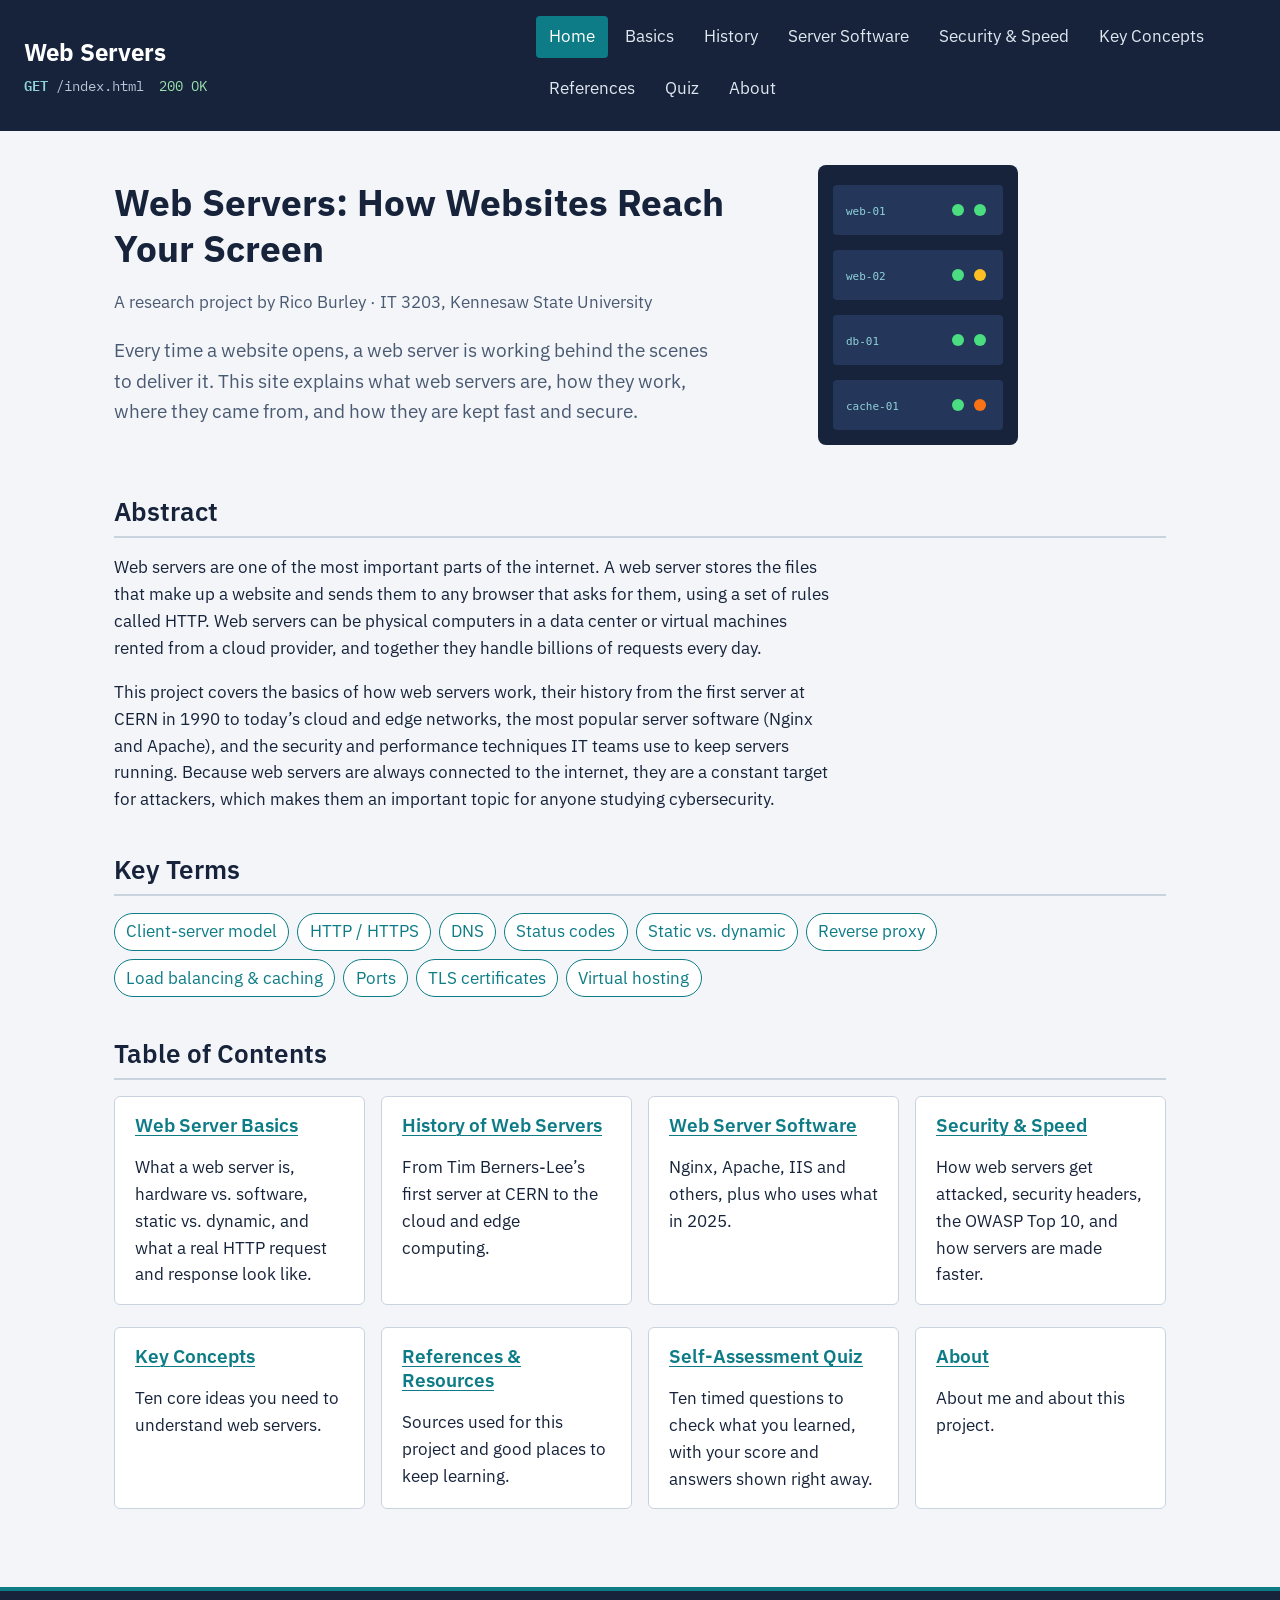
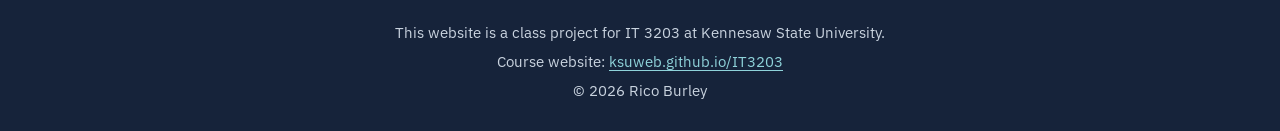
<file: index.html>
<!DOCTYPE html>
<!--
  index.html - Home
  Web Servers class project (IT 3203, Milestones 1&ndash;2) by Rico Burley.
  The header, main menu and footer are the same on every page.
-->
<html lang="en">
<head>
  <meta charset="utf-8">
  <meta name="viewport" content="width=device-width, initial-scale=1">
  <meta name="description" content="A student research site about web servers: what they are, how they work, their history, and how they are secured.">
  <title>Home | Web Servers</title>
  <!-- IBM Plex font from Google Fonts (falls back to system fonts if it can't load) -->
  <link rel="preconnect" href="https://fonts.googleapis.com">
  <link rel="preconnect" href="https://fonts.gstatic.com" crossorigin>
  <link href="https://fonts.googleapis.com/css2?family=IBM+Plex+Mono:wght@400;600&amp;family=IBM+Plex+Sans:wght@400;600;700&amp;display=swap" rel="stylesheet">
  <!-- The one and only stylesheet for the whole site -->
  <link rel="stylesheet" href="css/styles.css">
</head>
<body>

  <!-- Skip link: lets keyboard users jump past the menu (visible only on focus) -->
  <a class="skip-link" href="#content">Skip to main content</a>

  <!-- ===== Site header: title + main menu (same on every page) ===== -->
  <header id="site-header">
    <div class="brand">
      <a class="site-title" href="index.html">Web Servers</a>
      <!-- Shows the HTTP request a browser would send for this page -->
      <p class="request-line"><span class="method">GET</span> /index.html <span class="status">200 OK</span></p>
    </div>
    <nav id="main-nav" aria-label="Main menu">
      <ul>
        <li><a href="index.html" class="current" aria-current="page">Home</a></li>
        <li><a href="basics.html">Basics</a></li>
        <li><a href="history.html">History</a></li>
        <li><a href="software.html">Server Software</a></li>
        <li><a href="security.html">Security &amp; Speed</a></li>
        <li><a href="concepts.html">Key Concepts</a></li>
        <li><a href="references.html">References</a></li>
        <li><a href="quiz.html">Quiz</a></li>
        <li><a href="about.html">About</a></li>
      </ul>
    </nav>
  </header>

  <!-- ===== Main content for this page ===== -->
  <main id="content">

    <!-- Cover: title, author and illustration side by side (CSS grid .hero) -->
    <section class="hero">
      <div>
        <h1>Web Servers: How Websites Reach Your Screen</h1>
        <p class="byline">A research project by Rico Burley &middot; IT 3203, Kennesaw State University</p>
        <p class="lead">Every time a website opens, a web server is working behind the scenes to deliver it. This site explains what web servers are, how they work, where they came from, and how they are kept fast and secure.</p>
      </div>
      <img src="images/server-rack.svg" alt="Illustration of a server rack with green, yellow and orange status lights" width="320" height="300">
    </section>

    <!-- Abstract -->
    <section>
      <h2>Abstract</h2>
      <p>Web servers are one of the most important parts of the internet. A web server stores the files that make up a website and sends them to any browser that asks for them, using a set of rules called HTTP. Web servers can be physical computers in a data center or virtual machines rented from a cloud provider, and together they handle billions of requests every day.</p>
      <p>This project covers the basics of how web servers work, their history from the first server at CERN in 1990 to today&rsquo;s cloud and edge networks, the most popular server software (Nginx and Apache), and the security and performance techniques IT teams use to keep servers running. Because web servers are always connected to the internet, they are a constant target for attackers, which makes them an important topic for anyone studying cybersecurity.</p>
    </section>

    <!-- Key terms: each links to its explanation on the Key Concepts page -->
    <section>
      <h2>Key Terms</h2>
      <ul class="term-list">
        <li><a href="concepts.html#client-server">Client-server model</a></li>
        <li><a href="concepts.html#http">HTTP / HTTPS</a></li>
        <li><a href="concepts.html#dns">DNS</a></li>
        <li><a href="concepts.html#status-codes">Status codes</a></li>
        <li><a href="concepts.html#static-dynamic">Static vs. dynamic</a></li>
        <li><a href="concepts.html#reverse-proxy">Reverse proxy</a></li>
        <li><a href="concepts.html#scaling">Load balancing &amp; caching</a></li>
        <li><a href="concepts.html#ports">Ports</a></li>
        <li><a href="concepts.html#tls">TLS certificates</a></li>
        <li><a href="concepts.html#virtual-hosting">Virtual hosting</a></li>
      </ul>
    </section>

    <!-- Table of contents: a card for each page (CSS grid .card-grid) -->
    <section>
      <h2>Table of Contents</h2>
      <ol class="card-grid">
        <li class="card">
          <h3><a href="basics.html">Web Server Basics</a></h3>
          <p>What a web server is, hardware vs. software, static vs. dynamic, and what a real HTTP request and response look like.</p>
        </li>
        <li class="card">
          <h3><a href="history.html">History of Web Servers</a></h3>
          <p>From Tim Berners-Lee&rsquo;s first server at CERN to the cloud and edge computing.</p>
        </li>
        <li class="card">
          <h3><a href="software.html">Web Server Software</a></h3>
          <p>Nginx, Apache, IIS and others, plus who uses what in 2025.</p>
        </li>
        <li class="card">
          <h3><a href="security.html">Security &amp; Speed</a></h3>
          <p>How web servers get attacked, security headers, the OWASP Top 10, and how servers are made faster.</p>
        </li>
        <li class="card">
          <h3><a href="concepts.html">Key Concepts</a></h3>
          <p>Ten core ideas you need to understand web servers.</p>
        </li>
        <li class="card">
          <h3><a href="references.html">References &amp; Resources</a></h3>
          <p>Sources used for this project and good places to keep learning.</p>
        </li>
        <li class="card">
          <h3><a href="quiz.html">Self-Assessment Quiz</a></h3>
          <p>Ten timed questions to check what you learned, with your score and answers shown right away.</p>
        </li>
        <li class="card">
          <h3><a href="about.html">About</a></h3>
          <p>About me and about this project.</p>
        </li>
      </ol>
    </section>
  </main>

  <!-- ===== Footer with the class project note (same on every page) ===== -->
  <footer id="site-footer">
    <p>This website is a class project for IT 3203 at Kennesaw State University.</p>
    <p>Course website: <a href="https://ksuweb.github.io/IT3203/">ksuweb.github.io/IT3203</a></p>
    <p>&copy; 2026 Rico Burley</p>
  </footer>

</body>
</html>
</file>
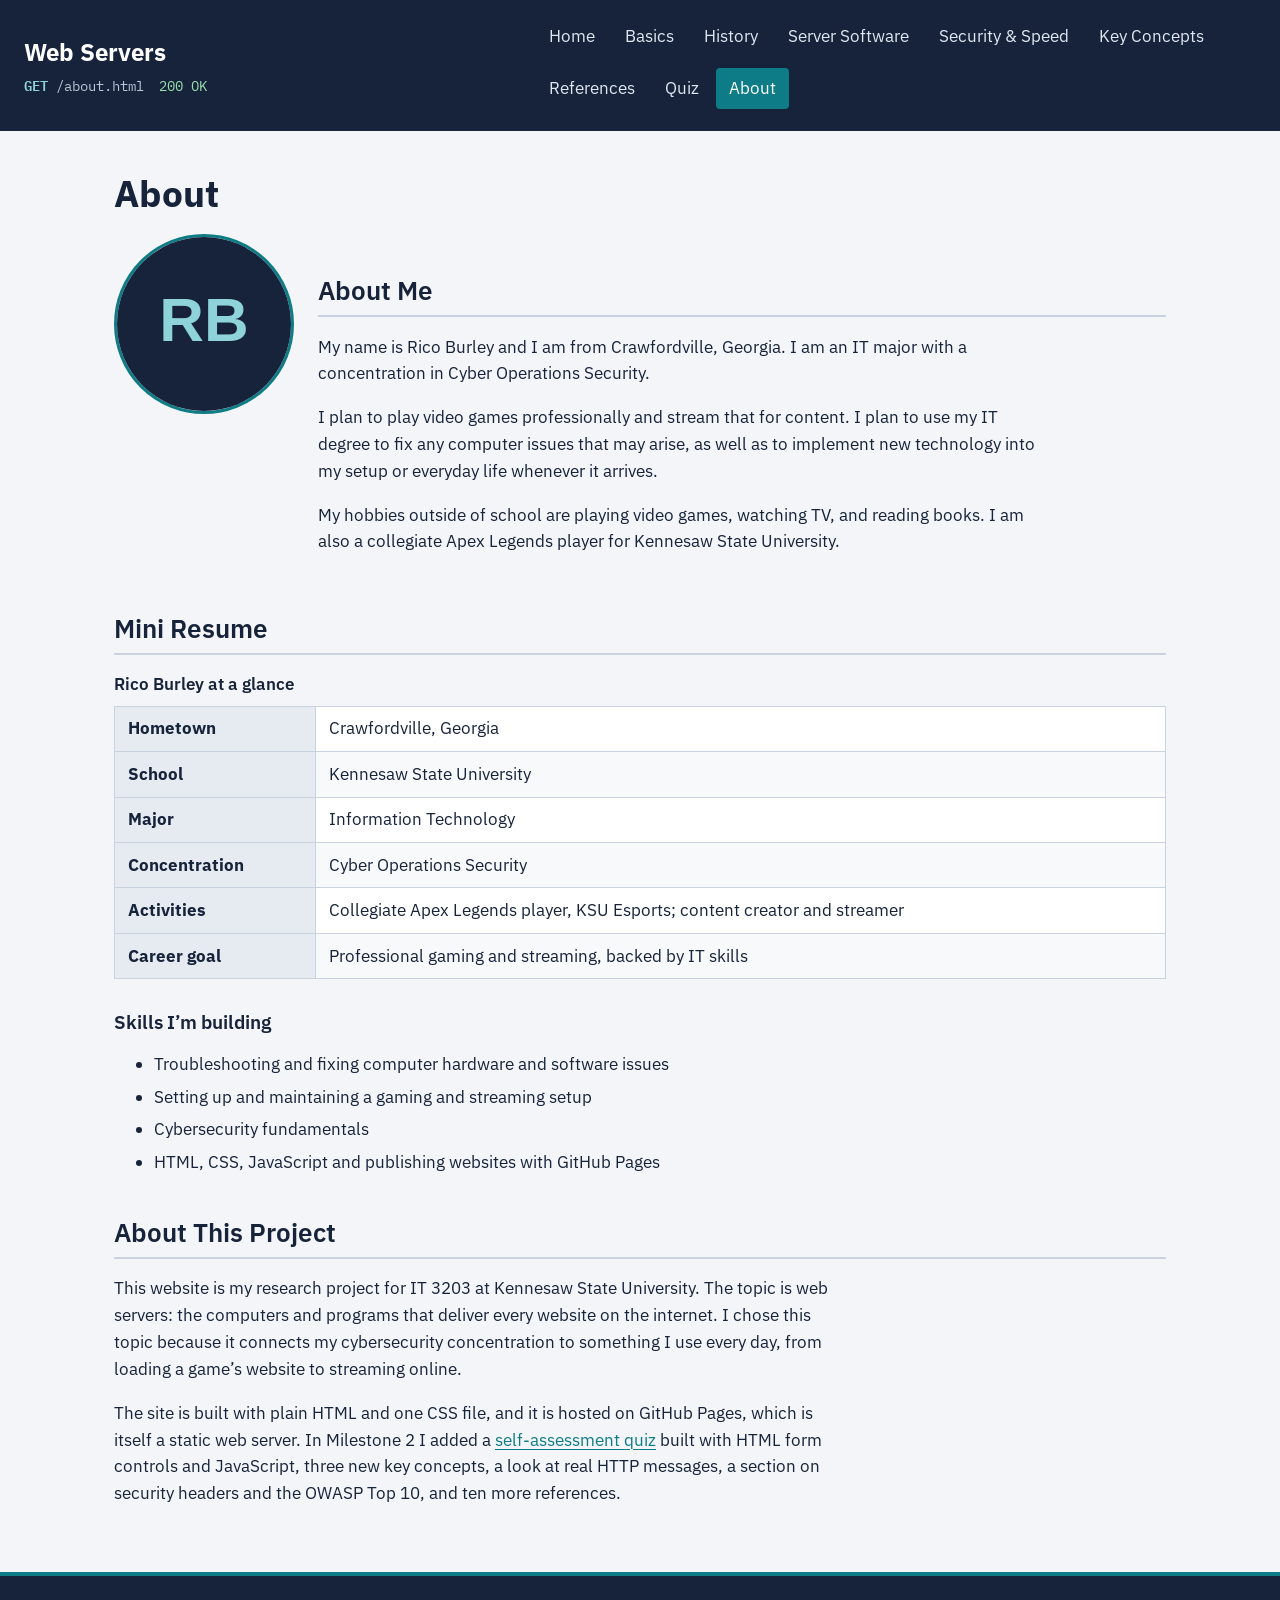
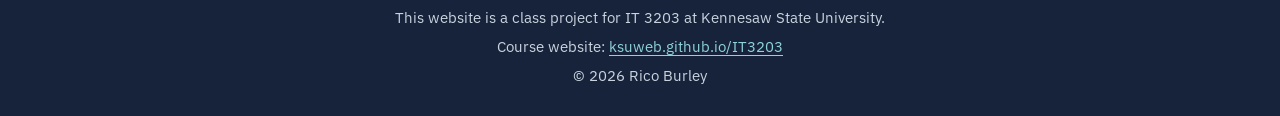
<file: about.html>
<!DOCTYPE html>
<!--
  about.html - About
  Web Servers class project (IT 3203, Milestones 1&ndash;2) by Rico Burley.
  The header, main menu and footer are the same on every page.
-->
<html lang="en">
<head>
  <meta charset="utf-8">
  <meta name="viewport" content="width=device-width, initial-scale=1">
  <meta name="description" content="About Rico Burley and the web servers project.">
  <title>About | Web Servers</title>
  <!-- IBM Plex font from Google Fonts (falls back to system fonts if it can't load) -->
  <link rel="preconnect" href="https://fonts.googleapis.com">
  <link rel="preconnect" href="https://fonts.gstatic.com" crossorigin>
  <link href="https://fonts.googleapis.com/css2?family=IBM+Plex+Mono:wght@400;600&amp;family=IBM+Plex+Sans:wght@400;600;700&amp;display=swap" rel="stylesheet">
  <!-- The one and only stylesheet for the whole site -->
  <link rel="stylesheet" href="css/styles.css">
</head>
<body>

  <!-- Skip link: lets keyboard users jump past the menu (visible only on focus) -->
  <a class="skip-link" href="#content">Skip to main content</a>

  <!-- ===== Site header: title + main menu (same on every page) ===== -->
  <header id="site-header">
    <div class="brand">
      <a class="site-title" href="index.html">Web Servers</a>
      <!-- Shows the HTTP request a browser would send for this page -->
      <p class="request-line"><span class="method">GET</span> /about.html <span class="status">200 OK</span></p>
    </div>
    <nav id="main-nav" aria-label="Main menu">
      <ul>
        <li><a href="index.html">Home</a></li>
        <li><a href="basics.html">Basics</a></li>
        <li><a href="history.html">History</a></li>
        <li><a href="software.html">Server Software</a></li>
        <li><a href="security.html">Security &amp; Speed</a></li>
        <li><a href="concepts.html">Key Concepts</a></li>
        <li><a href="references.html">References</a></li>
        <li><a href="quiz.html">Quiz</a></li>
        <li><a href="about.html" class="current" aria-current="page">About</a></li>
      </ul>
    </nav>
  </header>

  <!-- ===== Main content for this page ===== -->
  <main id="content">

    <h1>About</h1>

    <!-- About me: photo on the left, text on the right (CSS grid .profile) -->
    <section class="profile">
      <!-- Placeholder image: replace images/profile.svg with your own photo if you like -->
      <img src="images/profile.svg" alt="Profile placeholder with the initials RB" width="180" height="180">
      <div>
        <h2>About Me</h2>
        <p>My name is Rico Burley and I am from Crawfordville, Georgia. I am an IT major with a concentration in Cyber Operations Security.</p>
        <p>I plan to play video games professionally and stream that for content. I plan to use my IT degree to fix any computer issues that may arise, as well as to implement new technology into my setup or everyday life whenever it arrives.</p>
        <p>My hobbies outside of school are playing video games, watching TV, and reading books. I am also a collegiate Apex Legends player for Kennesaw State University.</p>
      </div>
    </section>

    <section>
      <h2>Mini Resume</h2>
      <div class="table-wrap">
        <table>
          <caption>Rico Burley at a glance</caption>
          <tbody>
            <tr><th scope="row">Hometown</th><td>Crawfordville, Georgia</td></tr>
            <tr><th scope="row">School</th><td>Kennesaw State University</td></tr>
            <tr><th scope="row">Major</th><td>Information Technology</td></tr>
            <tr><th scope="row">Concentration</th><td>Cyber Operations Security</td></tr>
            <tr><th scope="row">Activities</th><td>Collegiate Apex Legends player, KSU Esports; content creator and streamer</td></tr>
            <tr><th scope="row">Career goal</th><td>Professional gaming and streaming, backed by IT skills</td></tr>
          </tbody>
        </table>
      </div>
      <h3>Skills I&rsquo;m building</h3>
      <ul>
        <li>Troubleshooting and fixing computer hardware and software issues</li>
        <li>Setting up and maintaining a gaming and streaming setup</li>
        <li>Cybersecurity fundamentals</li>
        <li>HTML, CSS, JavaScript and publishing websites with GitHub Pages</li>
      </ul>
    </section>

    <section>
      <h2>About This Project</h2>
      <p>This website is my research project for IT 3203 at Kennesaw State University. The topic is web servers: the computers and programs that deliver every website on the internet. I chose this topic because it connects my cybersecurity concentration to something I use every day, from loading a game&rsquo;s website to streaming online.</p>
      <p>The site is built with plain HTML and one CSS file, and it is hosted on GitHub Pages, which is itself a static web server. In Milestone 2 I added a <a href="quiz.html">self-assessment quiz</a> built with HTML form controls and JavaScript, three new key concepts, a look at real HTTP messages, a section on security headers and the OWASP Top 10, and ten more references.</p>
    </section>
  </main>

  <!-- ===== Footer with the class project note (same on every page) ===== -->
  <footer id="site-footer">
    <p>This website is a class project for IT 3203 at Kennesaw State University.</p>
    <p>Course website: <a href="https://ksuweb.github.io/IT3203/">ksuweb.github.io/IT3203</a></p>
    <p>&copy; 2026 Rico Burley</p>
  </footer>

</body>
</html>
</file>
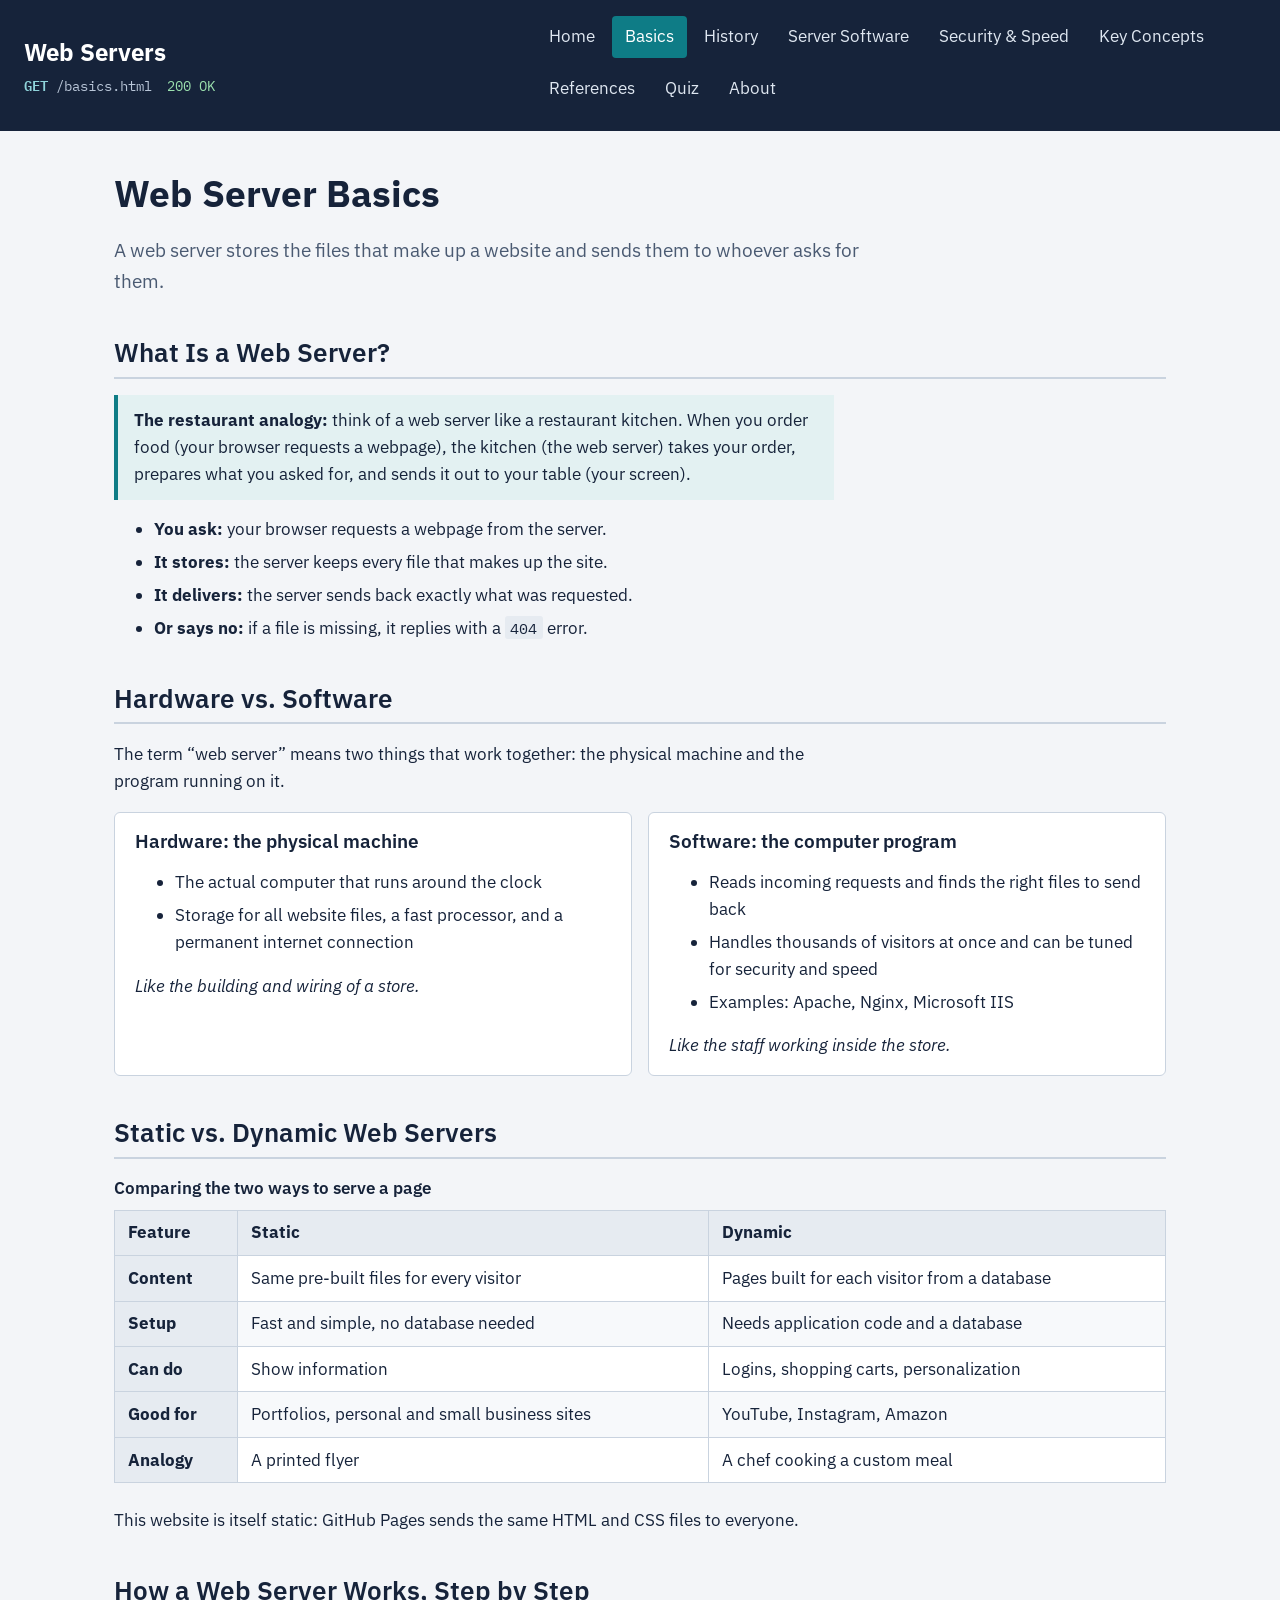
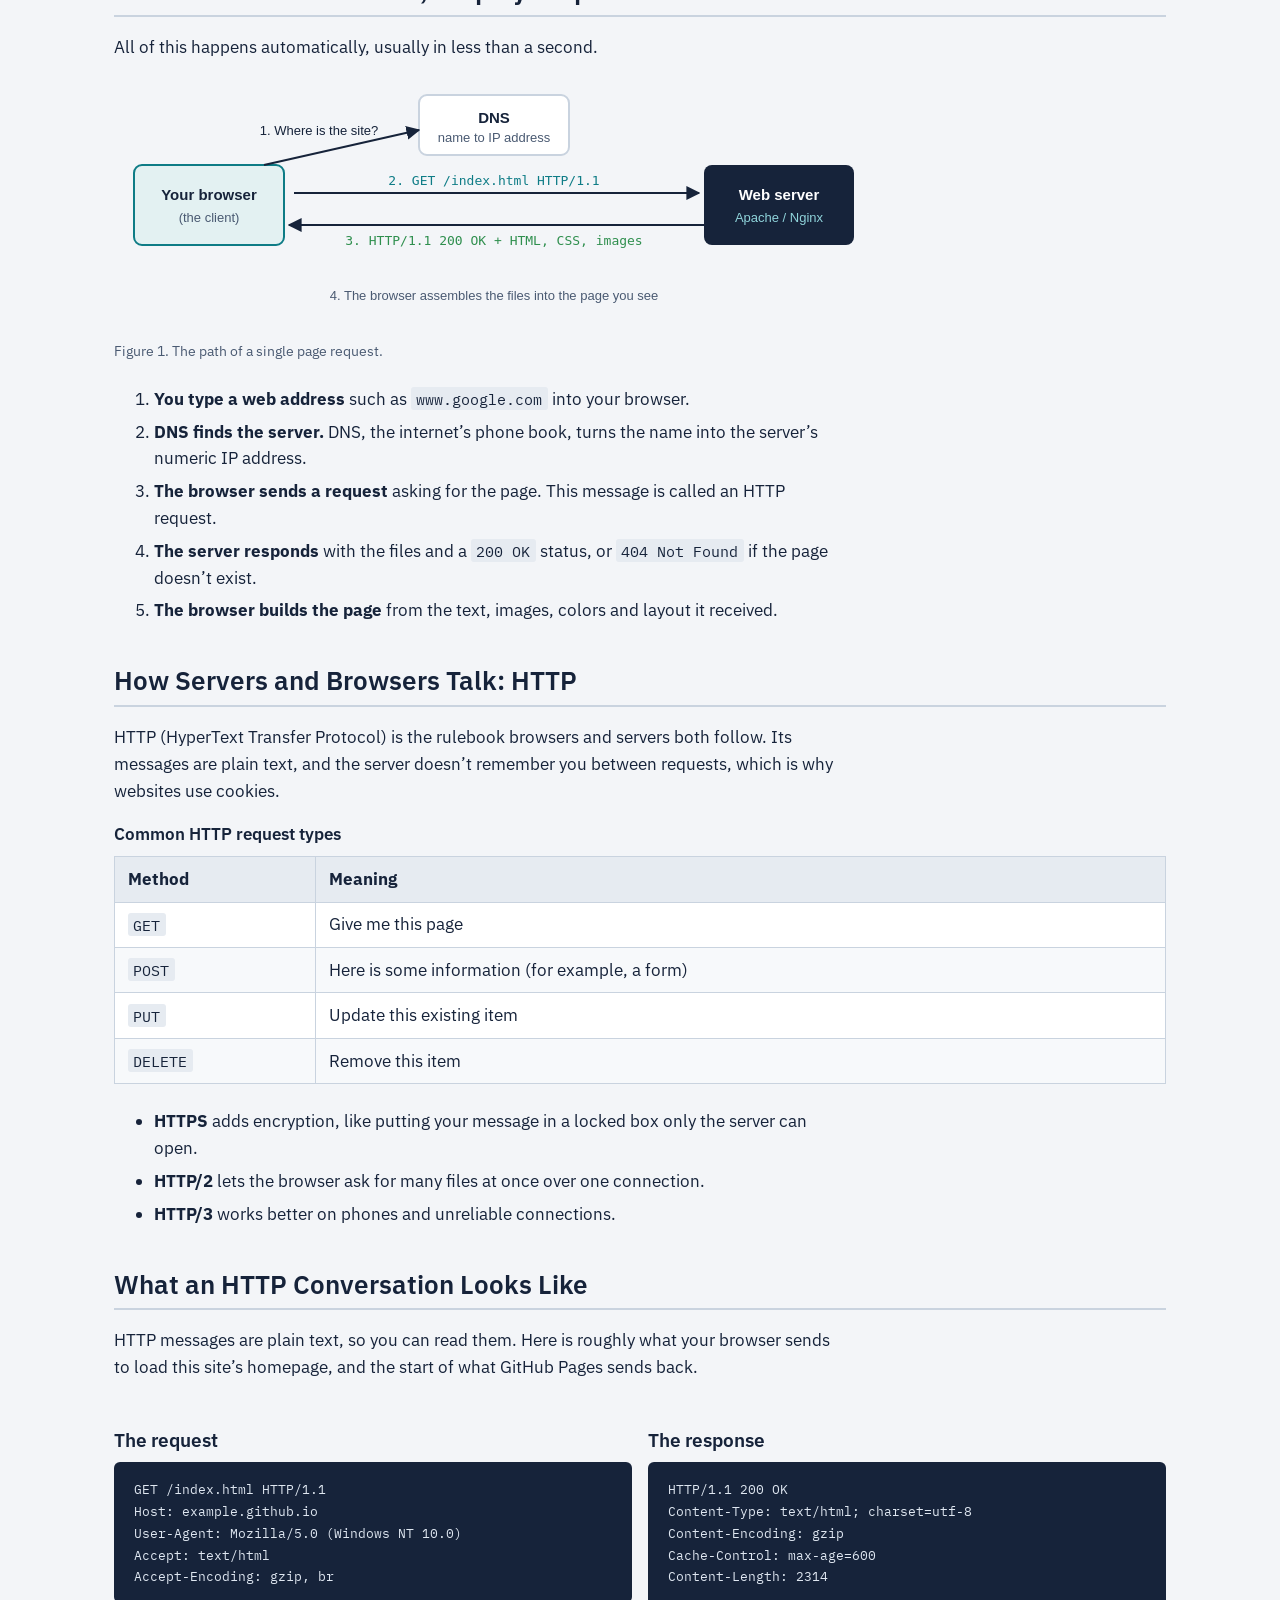
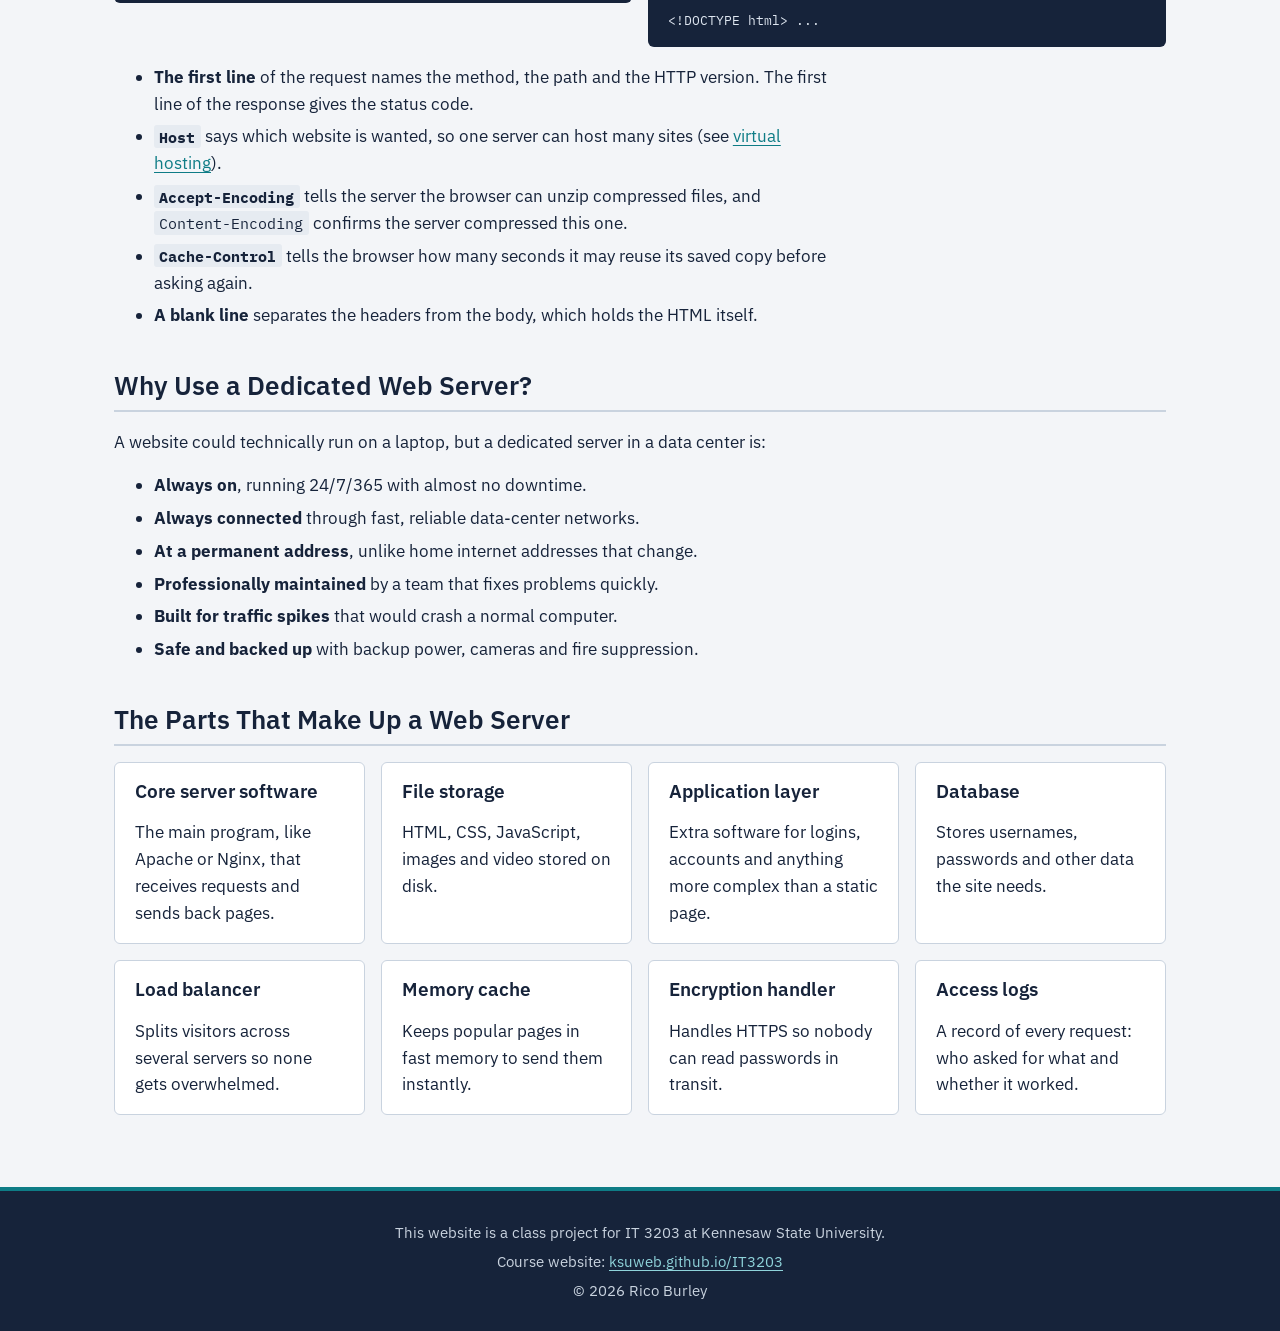
<file: basics.html>
<!DOCTYPE html>
<!--
  basics.html - Web Server Basics
  Web Servers class project (IT 3203, Milestones 1&ndash;2) by Rico Burley.
  The header, main menu and footer are the same on every page.
-->
<html lang="en">
<head>
  <meta charset="utf-8">
  <meta name="viewport" content="width=device-width, initial-scale=1">
  <meta name="description" content="What a web server is, hardware vs. software, static vs. dynamic servers, and how a page request works.">
  <title>Web Server Basics | Web Servers</title>
  <!-- IBM Plex font from Google Fonts (falls back to system fonts if it can't load) -->
  <link rel="preconnect" href="https://fonts.googleapis.com">
  <link rel="preconnect" href="https://fonts.gstatic.com" crossorigin>
  <link href="https://fonts.googleapis.com/css2?family=IBM+Plex+Mono:wght@400;600&amp;family=IBM+Plex+Sans:wght@400;600;700&amp;display=swap" rel="stylesheet">
  <!-- The one and only stylesheet for the whole site -->
  <link rel="stylesheet" href="css/styles.css">
</head>
<body>

  <!-- Skip link: lets keyboard users jump past the menu (visible only on focus) -->
  <a class="skip-link" href="#content">Skip to main content</a>

  <!-- ===== Site header: title + main menu (same on every page) ===== -->
  <header id="site-header">
    <div class="brand">
      <a class="site-title" href="index.html">Web Servers</a>
      <!-- Shows the HTTP request a browser would send for this page -->
      <p class="request-line"><span class="method">GET</span> /basics.html <span class="status">200 OK</span></p>
    </div>
    <nav id="main-nav" aria-label="Main menu">
      <ul>
        <li><a href="index.html">Home</a></li>
        <li><a href="basics.html" class="current" aria-current="page">Basics</a></li>
        <li><a href="history.html">History</a></li>
        <li><a href="software.html">Server Software</a></li>
        <li><a href="security.html">Security &amp; Speed</a></li>
        <li><a href="concepts.html">Key Concepts</a></li>
        <li><a href="references.html">References</a></li>
        <li><a href="quiz.html">Quiz</a></li>
        <li><a href="about.html">About</a></li>
      </ul>
    </nav>
  </header>

  <!-- ===== Main content for this page ===== -->
  <main id="content">

    <h1>Web Server Basics</h1>
    <p class="lead">A web server stores the files that make up a website and sends them to whoever asks for them.</p>

    <section>
      <h2>What Is a Web Server?</h2>
      <p class="note"><strong>The restaurant analogy:</strong> think of a web server like a restaurant kitchen. When you order food (your browser requests a webpage), the kitchen (the web server) takes your order, prepares what you asked for, and sends it out to your table (your screen).</p>
      <ul>
        <li><strong>You ask:</strong> your browser requests a webpage from the server.</li>
        <li><strong>It stores:</strong> the server keeps every file that makes up the site.</li>
        <li><strong>It delivers:</strong> the server sends back exactly what was requested.</li>
        <li><strong>Or says no:</strong> if a file is missing, it replies with a <code>404</code> error.</li>
      </ul>
    </section>

    <!-- Two-column comparison using the .split grid -->
    <section>
      <h2>Hardware vs. Software</h2>
      <p>The term &ldquo;web server&rdquo; means two things that work together: the physical machine and the program running on it.</p>
      <div class="split">
        <div class="card">
          <h3>Hardware: the physical machine</h3>
          <ul>
            <li>The actual computer that runs around the clock</li>
            <li>Storage for all website files, a fast processor, and a permanent internet connection</li>
          </ul>
          <p><em>Like the building and wiring of a store.</em></p>
        </div>
        <div class="card">
          <h3>Software: the computer program</h3>
          <ul>
            <li>Reads incoming requests and finds the right files to send back</li>
            <li>Handles thousands of visitors at once and can be tuned for security and speed</li>
            <li>Examples: Apache, Nginx, Microsoft IIS</li>
          </ul>
          <p><em>Like the staff working inside the store.</em></p>
        </div>
      </div>
    </section>

    <section>
      <h2>Static vs. Dynamic Web Servers</h2>
      <div class="table-wrap">
        <table>
          <caption>Comparing the two ways to serve a page</caption>
          <thead>
            <tr><th scope="col">Feature</th><th scope="col">Static</th><th scope="col">Dynamic</th></tr>
          </thead>
          <tbody>
            <tr><th scope="row">Content</th><td>Same pre-built files for every visitor</td><td>Pages built for each visitor from a database</td></tr>
            <tr><th scope="row">Setup</th><td>Fast and simple, no database needed</td><td>Needs application code and a database</td></tr>
            <tr><th scope="row">Can do</th><td>Show information</td><td>Logins, shopping carts, personalization</td></tr>
            <tr><th scope="row">Good for</th><td>Portfolios, personal and small business sites</td><td>YouTube, Instagram, Amazon</td></tr>
            <tr><th scope="row">Analogy</th><td>A printed flyer</td><td>A chef cooking a custom meal</td></tr>
          </tbody>
        </table>
      </div>
      <p>This website is itself static: GitHub Pages sends the same HTML and CSS files to everyone.</p>
    </section>

    <section>
      <h2>How a Web Server Works, Step by Step</h2>
      <p>All of this happens automatically, usually in less than a second.</p>
      <figure>
        <img src="images/request-flow.svg" alt="Diagram: the browser asks DNS where the site is, sends GET /index.html to the web server, and receives 200 OK with the page files" width="760" height="240">
        <figcaption>Figure 1. The path of a single page request.</figcaption>
      </figure>
      <ol>
        <li><strong>You type a web address</strong> such as <code>www.google.com</code> into your browser.</li>
        <li><strong>DNS finds the server.</strong> DNS, the internet&rsquo;s phone book, turns the name into the server&rsquo;s numeric IP address.</li>
        <li><strong>The browser sends a request</strong> asking for the page. This message is called an HTTP request.</li>
        <li><strong>The server responds</strong> with the files and a <code>200 OK</code> status, or <code>404 Not Found</code> if the page doesn&rsquo;t exist.</li>
        <li><strong>The browser builds the page</strong> from the text, images, colors and layout it received.</li>
      </ol>
    </section>

    <section>
      <h2>How Servers and Browsers Talk: HTTP</h2>
      <p>HTTP (HyperText Transfer Protocol) is the rulebook browsers and servers both follow. Its messages are plain text, and the server doesn&rsquo;t remember you between requests, which is why websites use cookies.</p>
      <div class="table-wrap">
        <table>
          <caption>Common HTTP request types</caption>
          <thead>
            <tr><th scope="col">Method</th><th scope="col">Meaning</th></tr>
          </thead>
          <tbody>
            <tr><td><code>GET</code></td><td>Give me this page</td></tr>
            <tr><td><code>POST</code></td><td>Here is some information (for example, a form)</td></tr>
            <tr><td><code>PUT</code></td><td>Update this existing item</td></tr>
            <tr><td><code>DELETE</code></td><td>Remove this item</td></tr>
          </tbody>
        </table>
      </div>
      <ul>
        <li><strong>HTTPS</strong> adds encryption, like putting your message in a locked box only the server can open.</li>
        <li><strong>HTTP/2</strong> lets the browser ask for many files at once over one connection.</li>
        <li><strong>HTTP/3</strong> works better on phones and unreliable connections.</li>
      </ul>
    </section>

    <!-- Milestone 2: a real request and response, side by side -->
    <section>
      <h2>What an HTTP Conversation Looks Like</h2>
      <p>HTTP messages are plain text, so you can read them. Here is roughly what your browser sends to load this site&rsquo;s homepage, and the start of what GitHub Pages sends back.</p>
      <div class="split">
        <div>
          <h3>The request</h3>
<pre><code>GET /index.html HTTP/1.1
Host: example.github.io
User-Agent: Mozilla/5.0 (Windows NT 10.0)
Accept: text/html
Accept-Encoding: gzip, br</code></pre>
        </div>
        <div>
          <h3>The response</h3>
<pre><code>HTTP/1.1 200 OK
Content-Type: text/html; charset=utf-8
Content-Encoding: gzip
Cache-Control: max-age=600
Content-Length: 2314

&lt;!DOCTYPE html&gt; ...</code></pre>
        </div>
      </div>
      <ul>
        <li><strong>The first line</strong> of the request names the method, the path and the HTTP version. The first line of the response gives the status code.</li>
        <li><strong><code>Host</code></strong> says which website is wanted, so one server can host many sites (see <a href="concepts.html#virtual-hosting">virtual hosting</a>).</li>
        <li><strong><code>Accept-Encoding</code></strong> tells the server the browser can unzip compressed files, and <code>Content-Encoding</code> confirms the server compressed this one.</li>
        <li><strong><code>Cache-Control</code></strong> tells the browser how many seconds it may reuse its saved copy before asking again.</li>
        <li><strong>A blank line</strong> separates the headers from the body, which holds the HTML itself.</li>
      </ul>
    </section>

    <section>
      <h2>Why Use a Dedicated Web Server?</h2>
      <p>A website could technically run on a laptop, but a dedicated server in a data center is:</p>
      <ul>
        <li><strong>Always on</strong>, running 24/7/365 with almost no downtime.</li>
        <li><strong>Always connected</strong> through fast, reliable data-center networks.</li>
        <li><strong>At a permanent address</strong>, unlike home internet addresses that change.</li>
        <li><strong>Professionally maintained</strong> by a team that fixes problems quickly.</li>
        <li><strong>Built for traffic spikes</strong> that would crash a normal computer.</li>
        <li><strong>Safe and backed up</strong> with backup power, cameras and fire suppression.</li>
      </ul>
    </section>

    <section>
      <h2>The Parts That Make Up a Web Server</h2>
      <div class="card-grid">
        <div class="card"><h3>Core server software</h3><p>The main program, like Apache or Nginx, that receives requests and sends back pages.</p></div>
        <div class="card"><h3>File storage</h3><p>HTML, CSS, JavaScript, images and video stored on disk.</p></div>
        <div class="card"><h3>Application layer</h3><p>Extra software for logins, accounts and anything more complex than a static page.</p></div>
        <div class="card"><h3>Database</h3><p>Stores usernames, passwords and other data the site needs.</p></div>
        <div class="card"><h3>Load balancer</h3><p>Splits visitors across several servers so none gets overwhelmed.</p></div>
        <div class="card"><h3>Memory cache</h3><p>Keeps popular pages in fast memory to send them instantly.</p></div>
        <div class="card"><h3>Encryption handler</h3><p>Handles HTTPS so nobody can read passwords in transit.</p></div>
        <div class="card"><h3>Access logs</h3><p>A record of every request: who asked for what and whether it worked.</p></div>
      </div>
    </section>
  </main>

  <!-- ===== Footer with the class project note (same on every page) ===== -->
  <footer id="site-footer">
    <p>This website is a class project for IT 3203 at Kennesaw State University.</p>
    <p>Course website: <a href="https://ksuweb.github.io/IT3203/">ksuweb.github.io/IT3203</a></p>
    <p>&copy; 2026 Rico Burley</p>
  </footer>

</body>
</html>
</file>
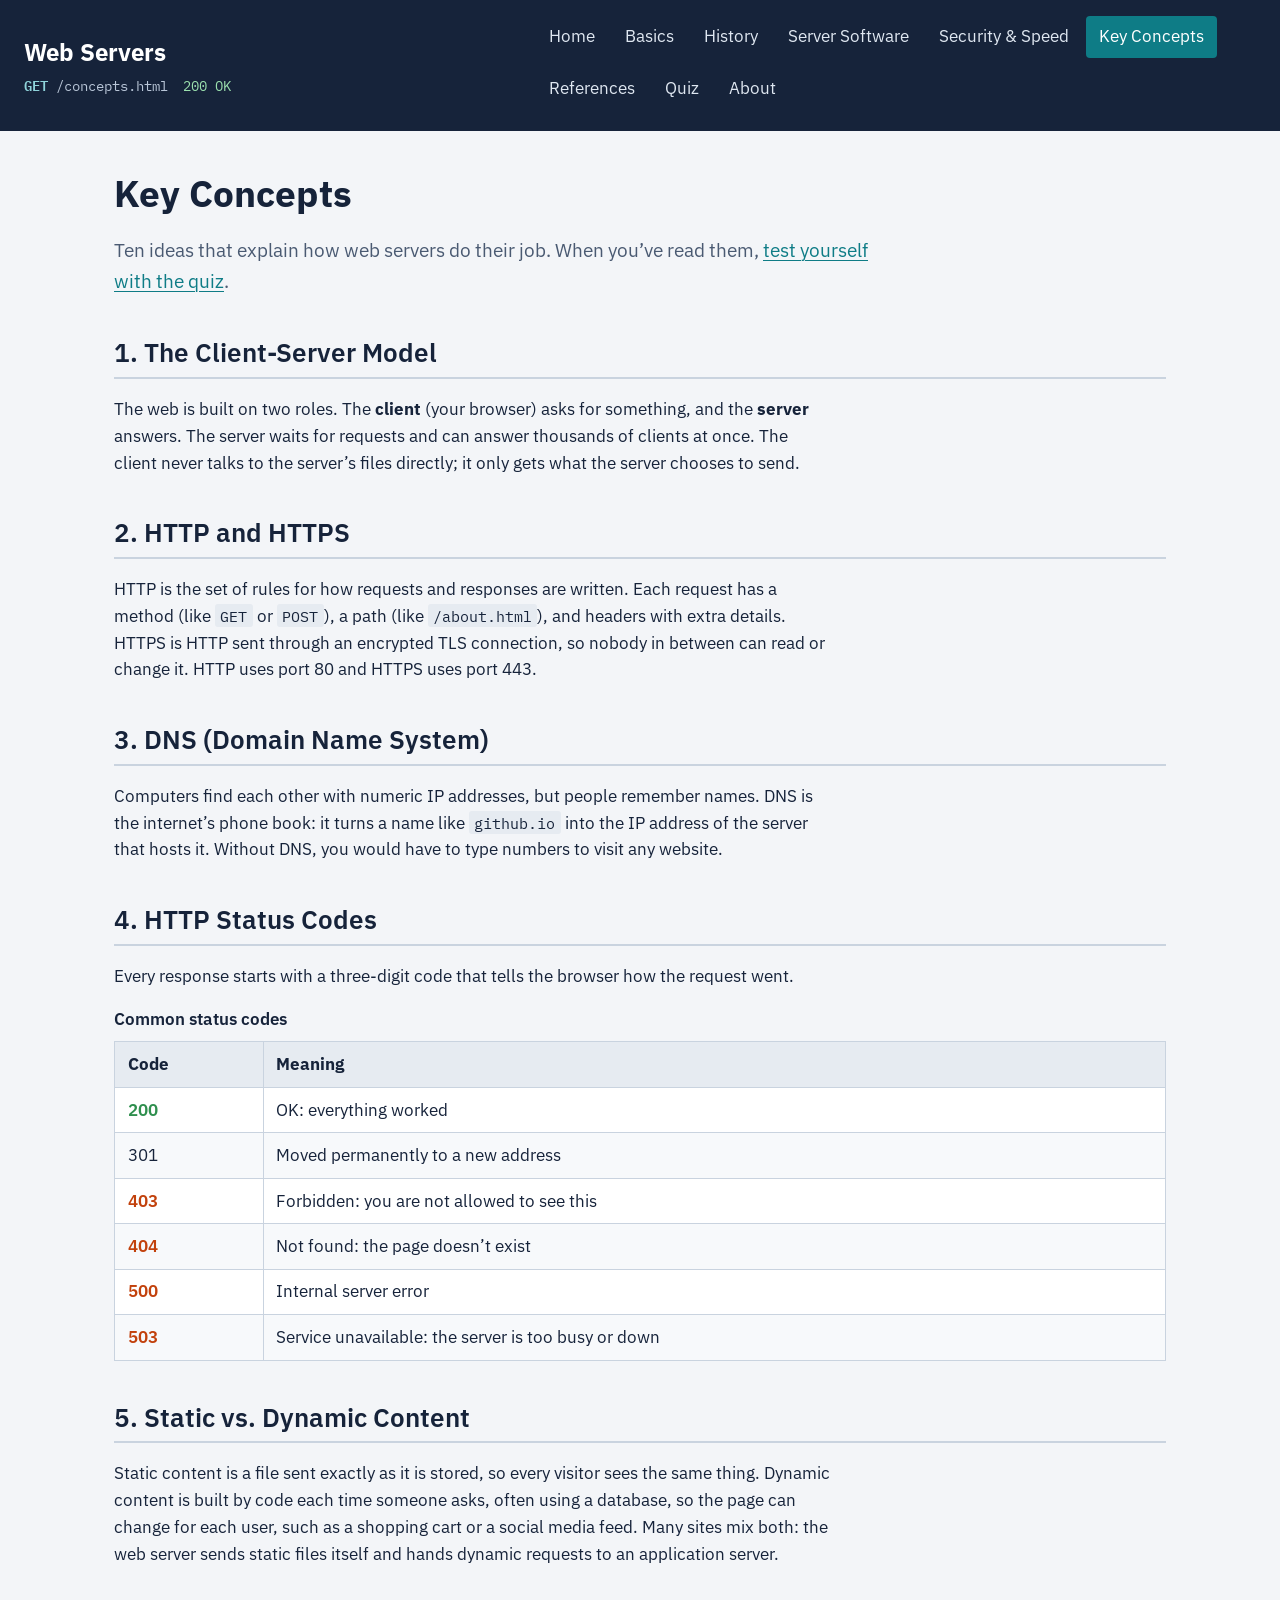
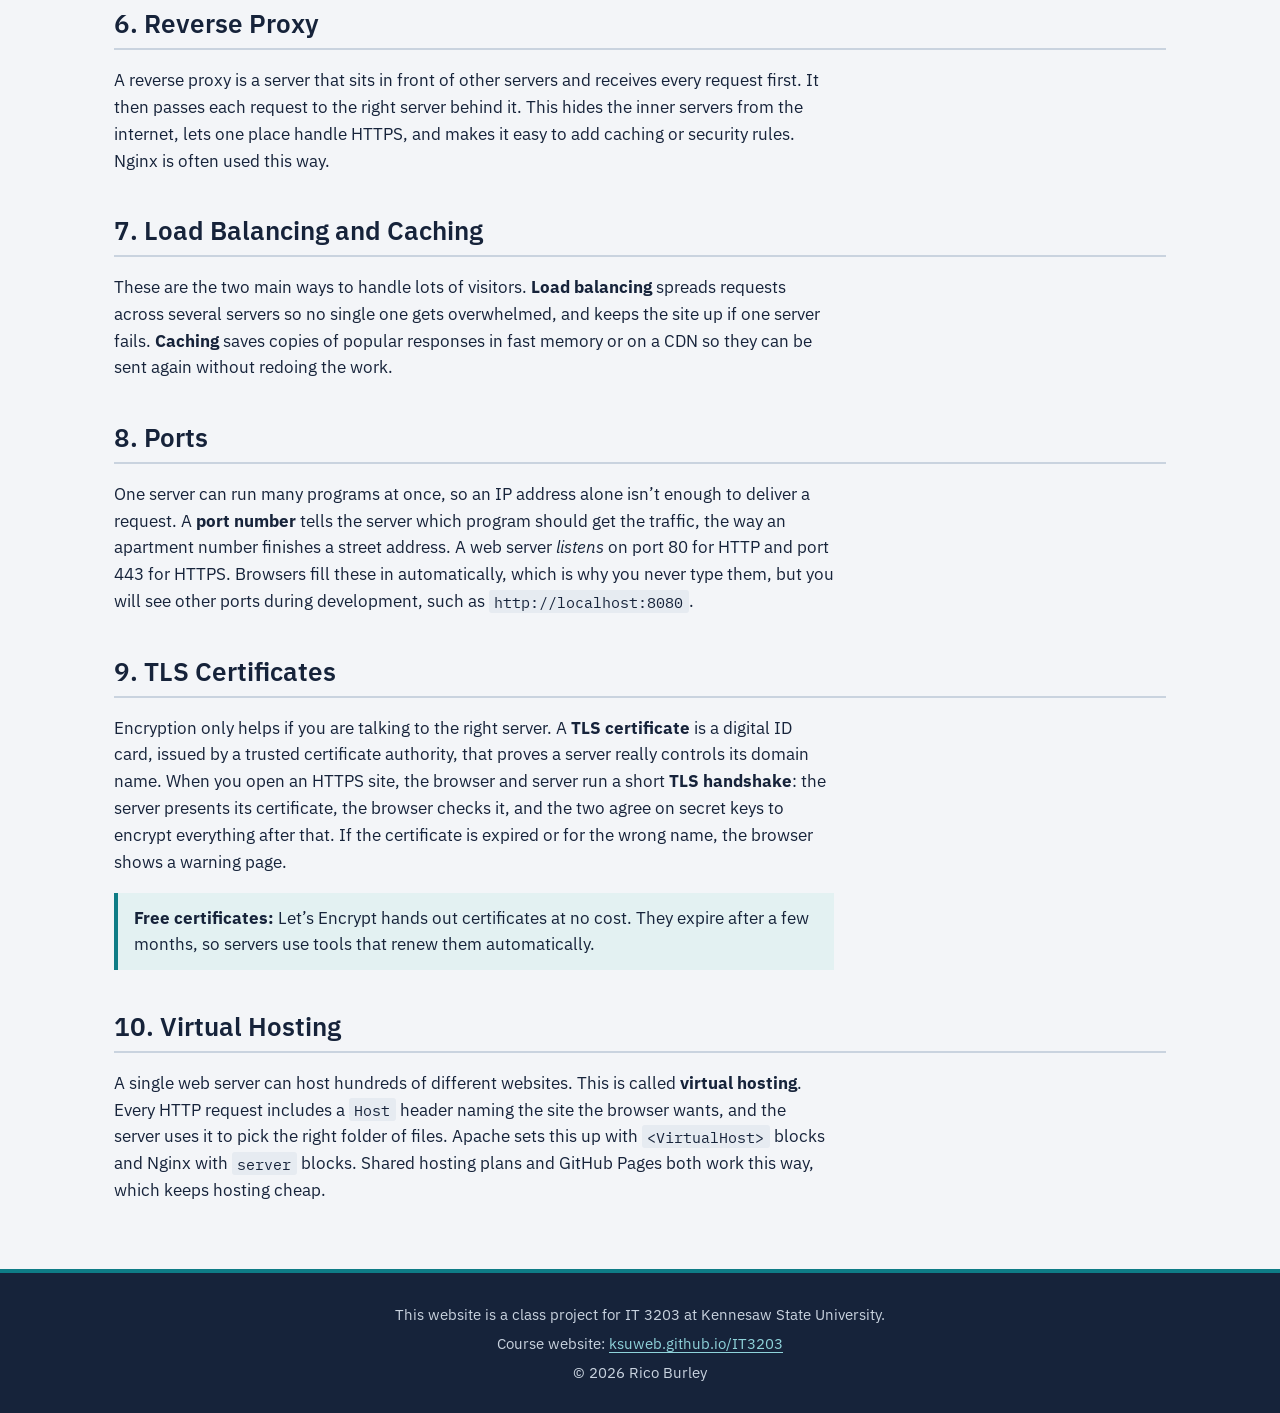
<file: concepts.html>
<!DOCTYPE html>
<!--
  concepts.html - Key Concepts
  Web Servers class project (IT 3203, Milestones 1&ndash;2) by Rico Burley.
  The header, main menu and footer are the same on every page.
-->
<html lang="en">
<head>
  <meta charset="utf-8">
  <meta name="viewport" content="width=device-width, initial-scale=1">
  <meta name="description" content="Seven key concepts for understanding web servers.">
  <title>Key Concepts | Web Servers</title>
  <!-- IBM Plex font from Google Fonts (falls back to system fonts if it can't load) -->
  <link rel="preconnect" href="https://fonts.googleapis.com">
  <link rel="preconnect" href="https://fonts.gstatic.com" crossorigin>
  <link href="https://fonts.googleapis.com/css2?family=IBM+Plex+Mono:wght@400;600&amp;family=IBM+Plex+Sans:wght@400;600;700&amp;display=swap" rel="stylesheet">
  <!-- The one and only stylesheet for the whole site -->
  <link rel="stylesheet" href="css/styles.css">
</head>
<body>

  <!-- Skip link: lets keyboard users jump past the menu (visible only on focus) -->
  <a class="skip-link" href="#content">Skip to main content</a>

  <!-- ===== Site header: title + main menu (same on every page) ===== -->
  <header id="site-header">
    <div class="brand">
      <a class="site-title" href="index.html">Web Servers</a>
      <!-- Shows the HTTP request a browser would send for this page -->
      <p class="request-line"><span class="method">GET</span> /concepts.html <span class="status">200 OK</span></p>
    </div>
    <nav id="main-nav" aria-label="Main menu">
      <ul>
        <li><a href="index.html">Home</a></li>
        <li><a href="basics.html">Basics</a></li>
        <li><a href="history.html">History</a></li>
        <li><a href="software.html">Server Software</a></li>
        <li><a href="security.html">Security &amp; Speed</a></li>
        <li><a href="concepts.html" class="current" aria-current="page">Key Concepts</a></li>
        <li><a href="references.html">References</a></li>
        <li><a href="quiz.html">Quiz</a></li>
        <li><a href="about.html">About</a></li>
      </ul>
    </nav>
  </header>

  <!-- ===== Main content for this page ===== -->
  <main id="content">

    <h1>Key Concepts</h1>
    <p class="lead">Ten ideas that explain how web servers do their job. When you&rsquo;ve read them, <a href="quiz.html">test yourself with the quiz</a>.</p>

    <!-- Each concept has an id so the homepage key terms can link straight to it -->
    <section id="client-server">
      <h2>1. The Client-Server Model</h2>
      <p>The web is built on two roles. The <strong>client</strong> (your browser) asks for something, and the <strong>server</strong> answers. The server waits for requests and can answer thousands of clients at once. The client never talks to the server&rsquo;s files directly; it only gets what the server chooses to send.</p>
    </section>

    <section id="http">
      <h2>2. HTTP and HTTPS</h2>
      <p>HTTP is the set of rules for how requests and responses are written. Each request has a method (like <code>GET</code> or <code>POST</code>), a path (like <code>/about.html</code>), and headers with extra details. HTTPS is HTTP sent through an encrypted TLS connection, so nobody in between can read or change it. HTTP uses port 80 and HTTPS uses port 443.</p>
    </section>

    <section id="dns">
      <h2>3. DNS (Domain Name System)</h2>
      <p>Computers find each other with numeric IP addresses, but people remember names. DNS is the internet&rsquo;s phone book: it turns a name like <code>github.io</code> into the IP address of the server that hosts it. Without DNS, you would have to type numbers to visit any website.</p>
    </section>

    <section id="status-codes">
      <h2>4. HTTP Status Codes</h2>
      <p>Every response starts with a three-digit code that tells the browser how the request went.</p>
      <div class="table-wrap">
        <table>
          <caption>Common status codes</caption>
          <thead>
            <tr><th scope="col">Code</th><th scope="col">Meaning</th></tr>
          </thead>
          <tbody>
            <tr><td class="code-ok">200</td><td>OK: everything worked</td></tr>
            <tr><td>301</td><td>Moved permanently to a new address</td></tr>
            <tr><td class="code-bad">403</td><td>Forbidden: you are not allowed to see this</td></tr>
            <tr><td class="code-bad">404</td><td>Not found: the page doesn&rsquo;t exist</td></tr>
            <tr><td class="code-bad">500</td><td>Internal server error</td></tr>
            <tr><td class="code-bad">503</td><td>Service unavailable: the server is too busy or down</td></tr>
          </tbody>
        </table>
      </div>
    </section>

    <section id="static-dynamic">
      <h2>5. Static vs. Dynamic Content</h2>
      <p>Static content is a file sent exactly as it is stored, so every visitor sees the same thing. Dynamic content is built by code each time someone asks, often using a database, so the page can change for each user, such as a shopping cart or a social media feed. Many sites mix both: the web server sends static files itself and hands dynamic requests to an application server.</p>
    </section>

    <section id="reverse-proxy">
      <h2>6. Reverse Proxy</h2>
      <p>A reverse proxy is a server that sits in front of other servers and receives every request first. It then passes each request to the right server behind it. This hides the inner servers from the internet, lets one place handle HTTPS, and makes it easy to add caching or security rules. Nginx is often used this way.</p>
    </section>

    <section id="scaling">
      <h2>7. Load Balancing and Caching</h2>
      <p>These are the two main ways to handle lots of visitors. <strong>Load balancing</strong> spreads requests across several servers so no single one gets overwhelmed, and keeps the site up if one server fails. <strong>Caching</strong> saves copies of popular responses in fast memory or on a CDN so they can be sent again without redoing the work.</p>
    </section>
    <!-- ===== Milestone 2: three new concepts ===== -->
    <section id="ports">
      <h2>8. Ports</h2>
      <p>One server can run many programs at once, so an IP address alone isn&rsquo;t enough to deliver a request. A <strong>port number</strong> tells the server which program should get the traffic, the way an apartment number finishes a street address. A web server <em>listens</em> on port 80 for HTTP and port 443 for HTTPS. Browsers fill these in automatically, which is why you never type them, but you will see other ports during development, such as <code>http://localhost:8080</code>.</p>
    </section>

    <section id="tls">
      <h2>9. TLS Certificates</h2>
      <p>Encryption only helps if you are talking to the right server. A <strong>TLS certificate</strong> is a digital ID card, issued by a trusted certificate authority, that proves a server really controls its domain name. When you open an HTTPS site, the browser and server run a short <strong>TLS handshake</strong>: the server presents its certificate, the browser checks it, and the two agree on secret keys to encrypt everything after that. If the certificate is expired or for the wrong name, the browser shows a warning page.</p>
      <p class="note"><strong>Free certificates:</strong> Let&rsquo;s Encrypt hands out certificates at no cost. They expire after a few months, so servers use tools that renew them automatically.</p>
    </section>

    <section id="virtual-hosting">
      <h2>10. Virtual Hosting</h2>
      <p>A single web server can host hundreds of different websites. This is called <strong>virtual hosting</strong>. Every HTTP request includes a <code>Host</code> header naming the site the browser wants, and the server uses it to pick the right folder of files. Apache sets this up with <code>&lt;VirtualHost&gt;</code> blocks and Nginx with <code>server</code> blocks. Shared hosting plans and GitHub Pages both work this way, which keeps hosting cheap.</p>
    </section>
  </main>

  <!-- ===== Footer with the class project note (same on every page) ===== -->
  <footer id="site-footer">
    <p>This website is a class project for IT 3203 at Kennesaw State University.</p>
    <p>Course website: <a href="https://ksuweb.github.io/IT3203/">ksuweb.github.io/IT3203</a></p>
    <p>&copy; 2026 Rico Burley</p>
  </footer>

</body>
</html>
</file>
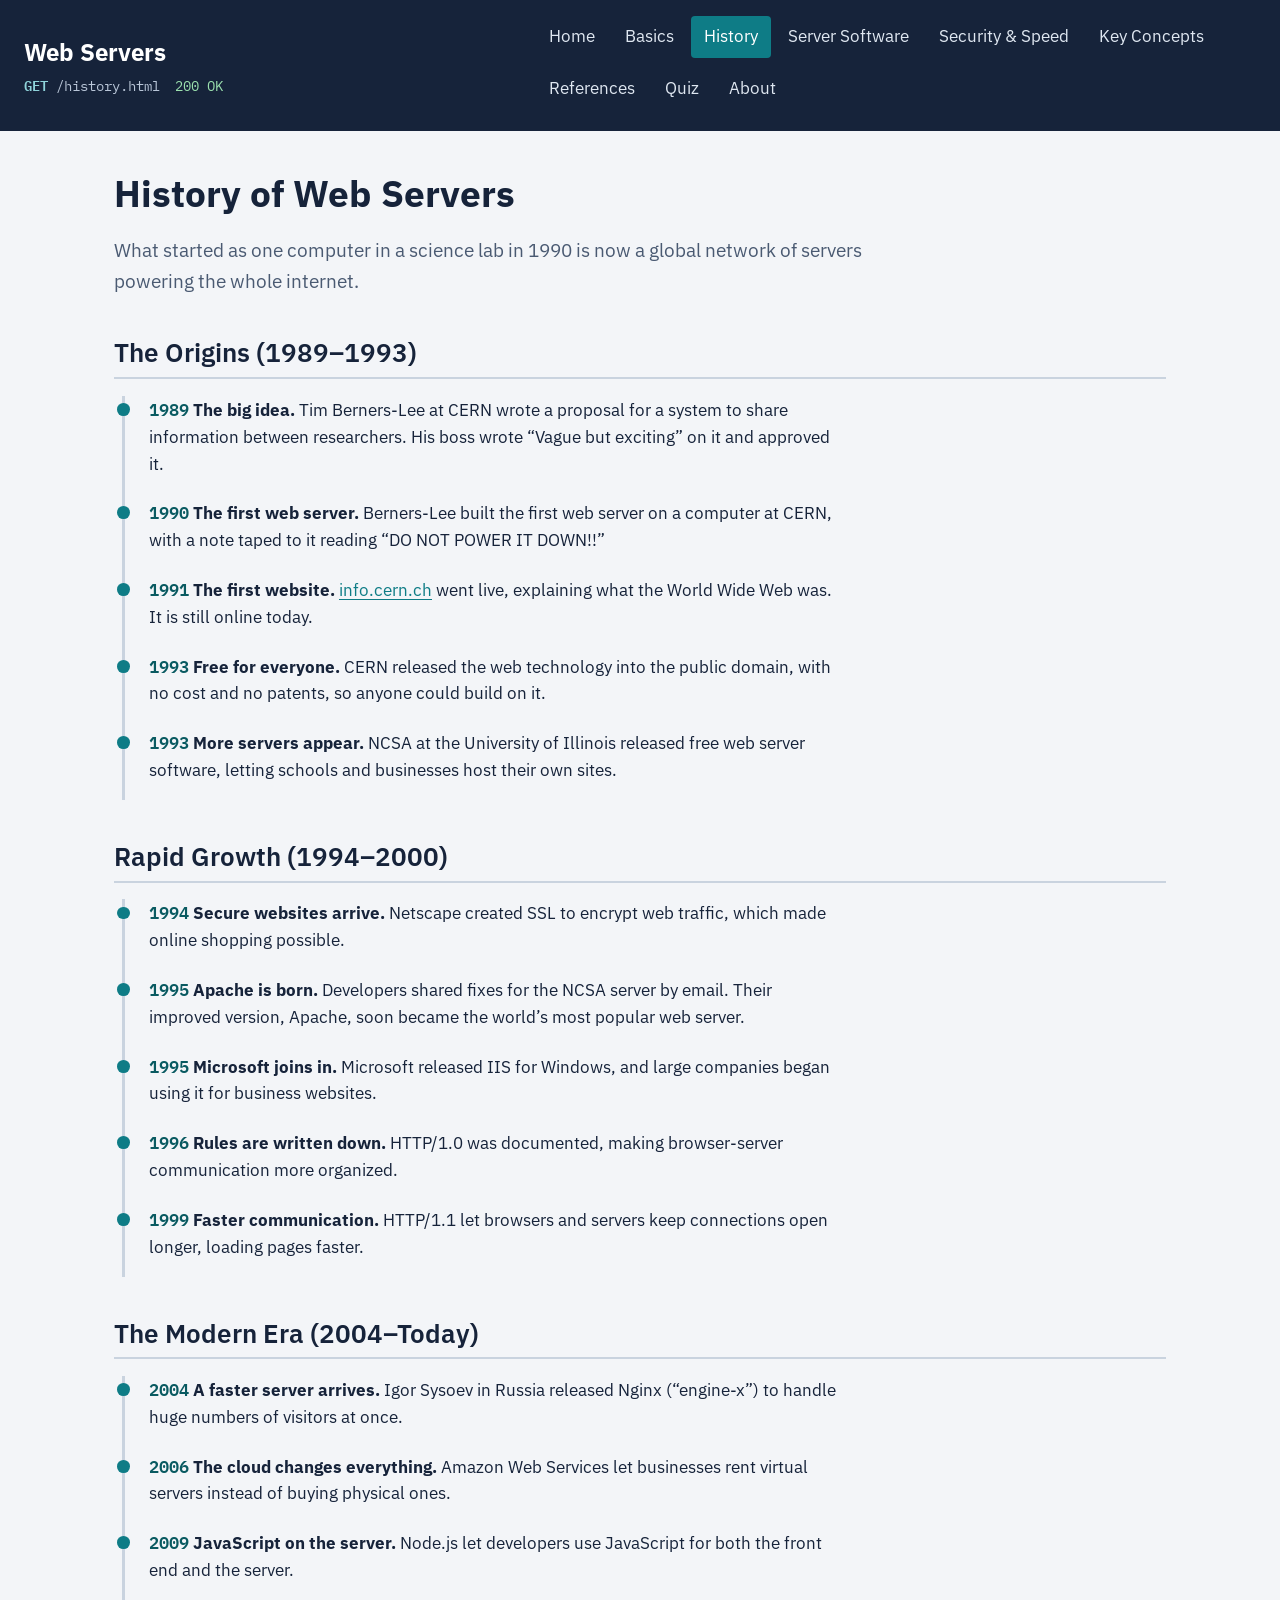
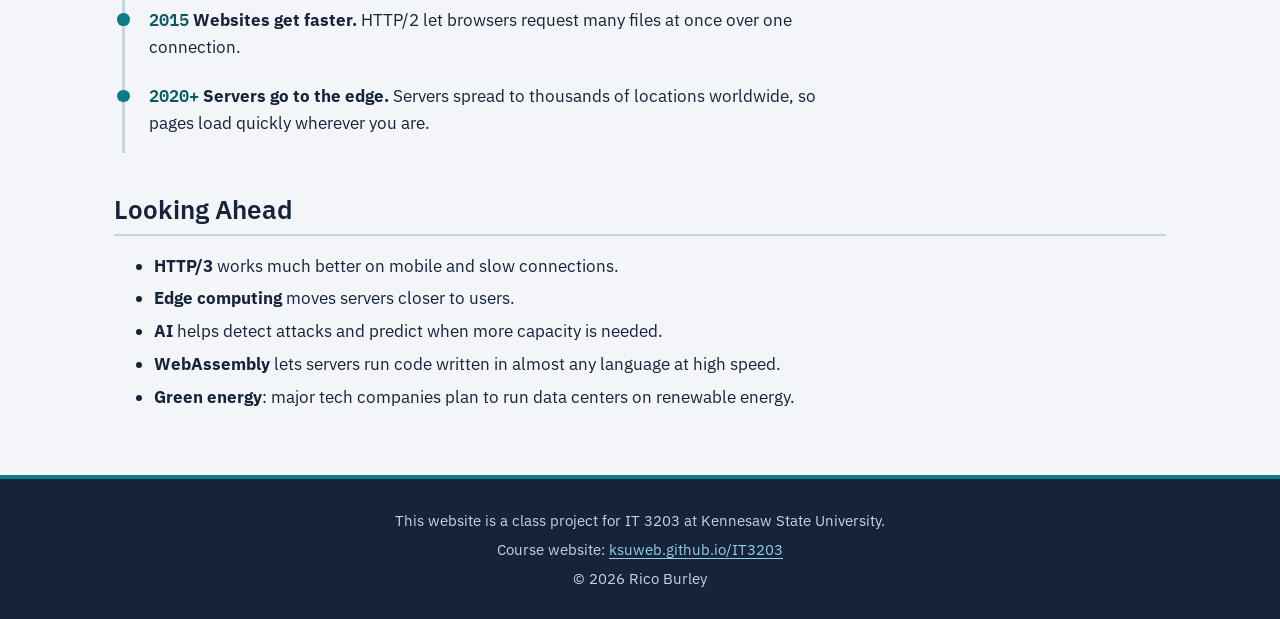
<file: history.html>
<!DOCTYPE html>
<!--
  history.html - History of Web Servers
  Web Servers class project (IT 3203, Milestones 1&ndash;2) by Rico Burley.
  The header, main menu and footer are the same on every page.
-->
<html lang="en">
<head>
  <meta charset="utf-8">
  <meta name="viewport" content="width=device-width, initial-scale=1">
  <meta name="description" content="The history of web servers from CERN in 1989 to cloud and edge computing.">
  <title>History of Web Servers | Web Servers</title>
  <!-- IBM Plex font from Google Fonts (falls back to system fonts if it can't load) -->
  <link rel="preconnect" href="https://fonts.googleapis.com">
  <link rel="preconnect" href="https://fonts.gstatic.com" crossorigin>
  <link href="https://fonts.googleapis.com/css2?family=IBM+Plex+Mono:wght@400;600&amp;family=IBM+Plex+Sans:wght@400;600;700&amp;display=swap" rel="stylesheet">
  <!-- The one and only stylesheet for the whole site -->
  <link rel="stylesheet" href="css/styles.css">
</head>
<body>

  <!-- Skip link: lets keyboard users jump past the menu (visible only on focus) -->
  <a class="skip-link" href="#content">Skip to main content</a>

  <!-- ===== Site header: title + main menu (same on every page) ===== -->
  <header id="site-header">
    <div class="brand">
      <a class="site-title" href="index.html">Web Servers</a>
      <!-- Shows the HTTP request a browser would send for this page -->
      <p class="request-line"><span class="method">GET</span> /history.html <span class="status">200 OK</span></p>
    </div>
    <nav id="main-nav" aria-label="Main menu">
      <ul>
        <li><a href="index.html">Home</a></li>
        <li><a href="basics.html">Basics</a></li>
        <li><a href="history.html" class="current" aria-current="page">History</a></li>
        <li><a href="software.html">Server Software</a></li>
        <li><a href="security.html">Security &amp; Speed</a></li>
        <li><a href="concepts.html">Key Concepts</a></li>
        <li><a href="references.html">References</a></li>
        <li><a href="quiz.html">Quiz</a></li>
        <li><a href="about.html">About</a></li>
      </ul>
    </nav>
  </header>

  <!-- ===== Main content for this page ===== -->
  <main id="content">

    <h1>History of Web Servers</h1>
    <p class="lead">What started as one computer in a science lab in 1990 is now a global network of servers powering the whole internet.</p>

    <section>
      <h2>The Origins (1989&ndash;1993)</h2>
      <ol class="timeline">
        <li><span class="year">1989</span> <strong>The big idea.</strong> Tim Berners-Lee at CERN wrote a proposal for a system to share information between researchers. His boss wrote &ldquo;Vague but exciting&rdquo; on it and approved it.</li>
        <li><span class="year">1990</span> <strong>The first web server.</strong> Berners-Lee built the first web server on a computer at CERN, with a note taped to it reading &ldquo;DO NOT POWER IT DOWN!!&rdquo;</li>
        <li><span class="year">1991</span> <strong>The first website.</strong> <a href="http://info.cern.ch/">info.cern.ch</a> went live, explaining what the World Wide Web was. It is still online today.</li>
        <li><span class="year">1993</span> <strong>Free for everyone.</strong> CERN released the web technology into the public domain, with no cost and no patents, so anyone could build on it.</li>
        <li><span class="year">1993</span> <strong>More servers appear.</strong> NCSA at the University of Illinois released free web server software, letting schools and businesses host their own sites.</li>
      </ol>
    </section>

    <section>
      <h2>Rapid Growth (1994&ndash;2000)</h2>
      <ol class="timeline">
        <li><span class="year">1994</span> <strong>Secure websites arrive.</strong> Netscape created SSL to encrypt web traffic, which made online shopping possible.</li>
        <li><span class="year">1995</span> <strong>Apache is born.</strong> Developers shared fixes for the NCSA server by email. Their improved version, Apache, soon became the world&rsquo;s most popular web server.</li>
        <li><span class="year">1995</span> <strong>Microsoft joins in.</strong> Microsoft released IIS for Windows, and large companies began using it for business websites.</li>
        <li><span class="year">1996</span> <strong>Rules are written down.</strong> HTTP/1.0 was documented, making browser-server communication more organized.</li>
        <li><span class="year">1999</span> <strong>Faster communication.</strong> HTTP/1.1 let browsers and servers keep connections open longer, loading pages faster.</li>
      </ol>
    </section>

    <section>
      <h2>The Modern Era (2004&ndash;Today)</h2>
      <ol class="timeline">
        <li><span class="year">2004</span> <strong>A faster server arrives.</strong> Igor Sysoev in Russia released Nginx (&ldquo;engine-x&rdquo;) to handle huge numbers of visitors at once.</li>
        <li><span class="year">2006</span> <strong>The cloud changes everything.</strong> Amazon Web Services let businesses rent virtual servers instead of buying physical ones.</li>
        <li><span class="year">2009</span> <strong>JavaScript on the server.</strong> Node.js let developers use JavaScript for both the front end and the server.</li>
        <li><span class="year">2015</span> <strong>Websites get faster.</strong> HTTP/2 let browsers request many files at once over one connection.</li>
        <li><span class="year">2020+</span> <strong>Servers go to the edge.</strong> Servers spread to thousands of locations worldwide, so pages load quickly wherever you are.</li>
      </ol>
    </section>

    <section>
      <h2>Looking Ahead</h2>
      <ul>
        <li><strong>HTTP/3</strong> works much better on mobile and slow connections.</li>
        <li><strong>Edge computing</strong> moves servers closer to users.</li>
        <li><strong>AI</strong> helps detect attacks and predict when more capacity is needed.</li>
        <li><strong>WebAssembly</strong> lets servers run code written in almost any language at high speed.</li>
        <li><strong>Green energy</strong>: major tech companies plan to run data centers on renewable energy.</li>
      </ul>
    </section>
  </main>

  <!-- ===== Footer with the class project note (same on every page) ===== -->
  <footer id="site-footer">
    <p>This website is a class project for IT 3203 at Kennesaw State University.</p>
    <p>Course website: <a href="https://ksuweb.github.io/IT3203/">ksuweb.github.io/IT3203</a></p>
    <p>&copy; 2026 Rico Burley</p>
  </footer>

</body>
</html>
</file>
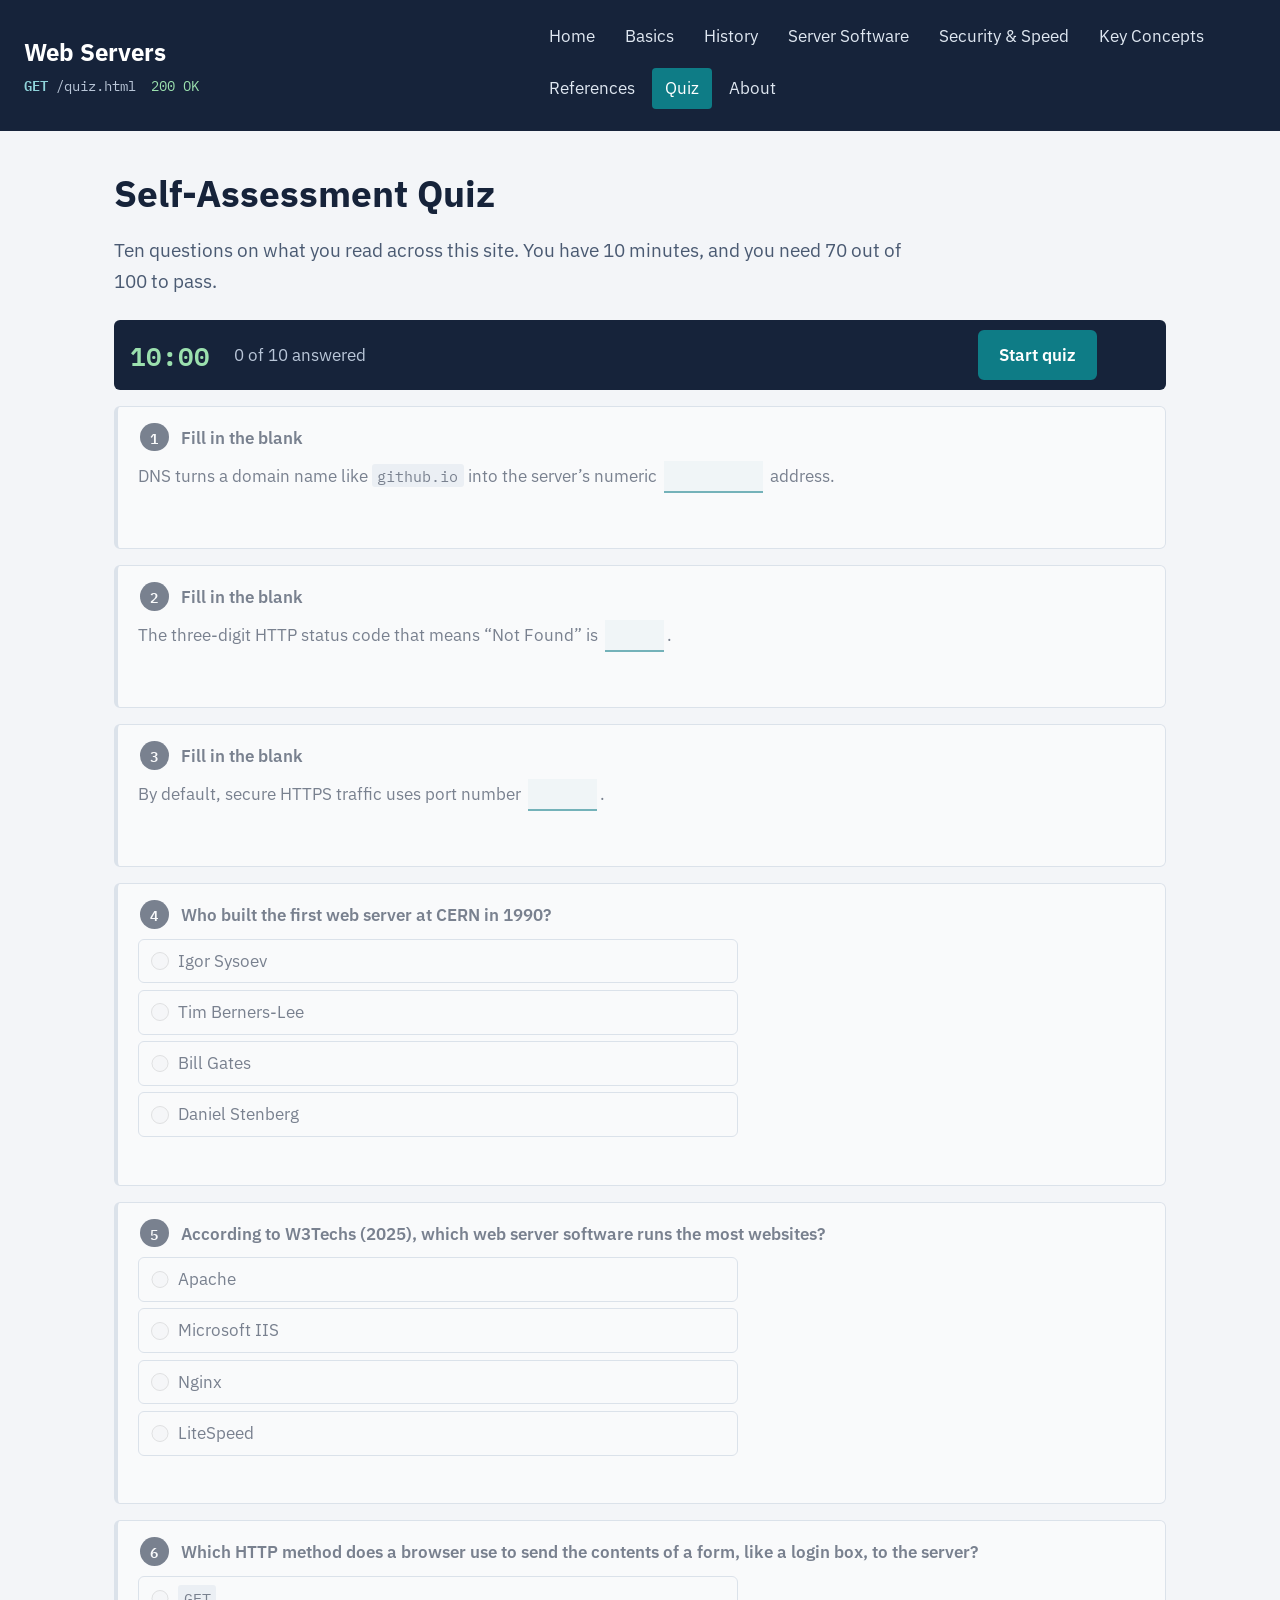
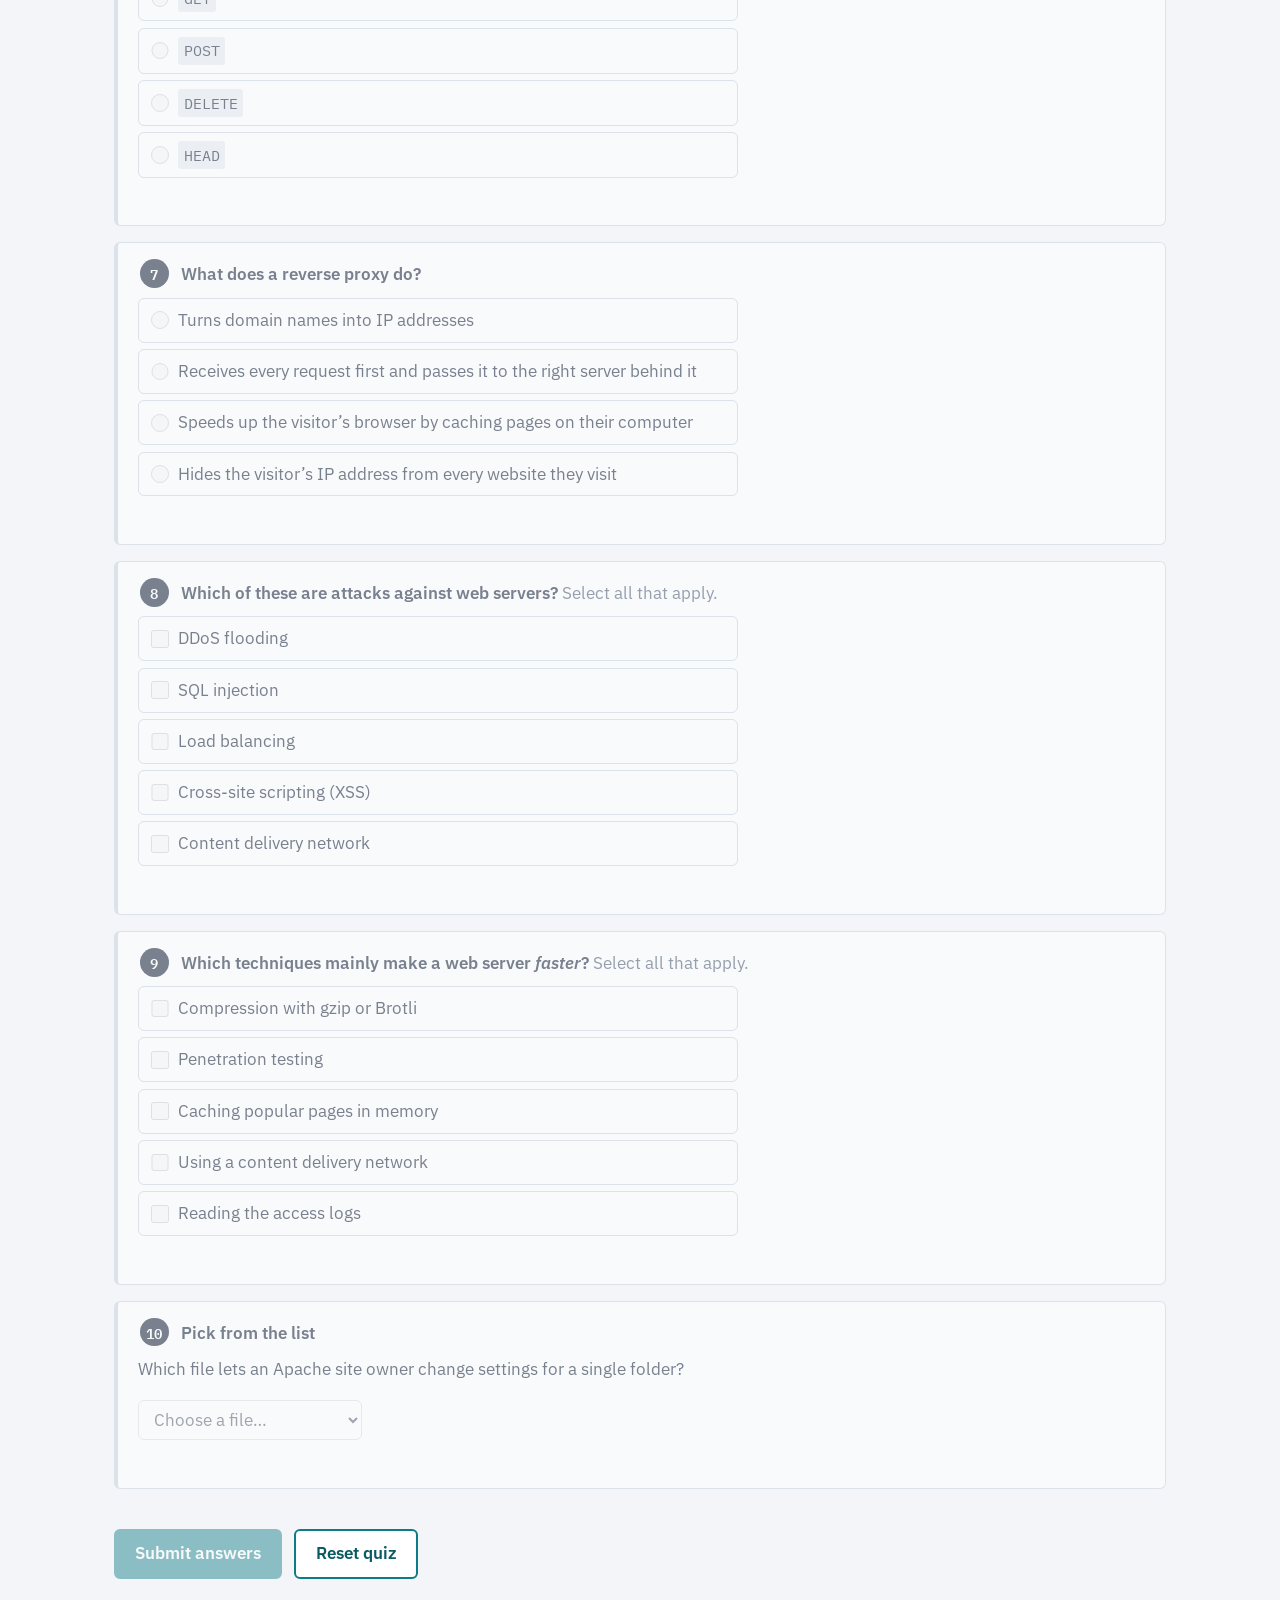
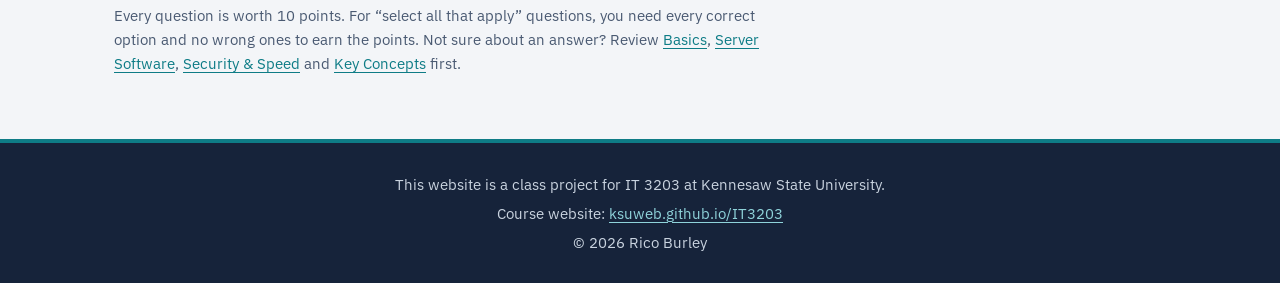
<file: quiz.html>
<!DOCTYPE html>
<!--
  quiz.html - Self-Assessment Quiz (Milestone 2)
  Web Servers class project (IT 3203, Milestones 1&ndash;2) by Rico Burley.

  The questions are written in HTML so the page still makes sense on its own.
  All behavior (timer, grading, results, reset) lives in js/quiz.js,
  and the answer key is stored there, not in this file.

  Question types used:
    - Fill in the blank ...... text <input>          (Q1, Q2, Q3)
    - Multiple choice ........ radio buttons          (Q4, Q5, Q6, Q7)
    - Multi-selection ........ checkboxes             (Q8, Q9)
    - Pick from a list ....... <select> drop-down     (Q10)
-->
<html lang="en">
<head>
  <meta charset="utf-8">
  <meta name="viewport" content="width=device-width, initial-scale=1">
  <meta name="description" content="Ten-question self-assessment quiz on web servers: HTTP, DNS, status codes, server software, security and speed.">
  <title>Quiz | Web Servers</title>
  <link rel="preconnect" href="https://fonts.googleapis.com">
  <link rel="preconnect" href="https://fonts.gstatic.com" crossorigin>
  <link href="https://fonts.googleapis.com/css2?family=IBM+Plex+Mono:wght@400;600&amp;family=IBM+Plex+Sans:wght@400;600;700&amp;display=swap" rel="stylesheet">
  <link rel="stylesheet" href="css/styles.css">
  <!-- defer: the script runs after the page HTML has loaded -->
  <script src="js/quiz.js" defer></script>
</head>
<body>

  <!-- Skip link: lets keyboard users jump past the menu (visible only on focus) -->
  <a class="skip-link" href="#content">Skip to main content</a>

  <!-- ===== Site header: title + main menu (same on every page) ===== -->
  <header id="site-header">
    <div class="brand">
      <a class="site-title" href="index.html">Web Servers</a>
      <!-- quiz.js changes GET to POST when the quiz is submitted, like a real form -->
      <p class="request-line"><span class="method" id="request-method">GET</span> /quiz.html <span class="status">200 OK</span></p>
    </div>
    <nav id="main-nav" aria-label="Main menu">
      <ul>
        <li><a href="index.html">Home</a></li>
        <li><a href="basics.html">Basics</a></li>
        <li><a href="history.html">History</a></li>
        <li><a href="software.html">Server Software</a></li>
        <li><a href="security.html">Security &amp; Speed</a></li>
        <li><a href="concepts.html">Key Concepts</a></li>
        <li><a href="references.html">References</a></li>
        <li><a href="quiz.html" class="current" aria-current="page">Quiz</a></li>
        <li><a href="about.html">About</a></li>
      </ul>
    </nav>
  </header>

  <main id="content">

    <h1>Self-Assessment Quiz</h1>
    <p class="lead">Ten questions on what you read across this site. You have 10 minutes, and you need 70 out of 100 to pass.</p>

    <!-- ===== Results panel =====
         Hidden until the quiz is submitted. quiz.js fills it in.
         aria-live makes screen readers announce the result when it appears. -->
    <section id="quiz-results" class="results" hidden aria-live="polite" tabindex="-1">
      <div class="results-summary">
        <p class="results-verdict" id="result-verdict"></p>
        <dl class="results-stats">
          <div><dt>Score</dt><dd id="result-score"></dd></div>
          <div><dt>Correct</dt><dd id="result-correct"></dd></div>
          <div><dt>Time spent</dt><dd id="result-time"></dd></div>
        </dl>
        <p class="results-note" id="result-note"></p>
      </div>
      <div class="table-wrap">
        <table class="results-table">
          <caption>Question by question</caption>
          <thead>
            <tr><th scope="col">#</th><th scope="col">Result</th><th scope="col">Your answer</th><th scope="col">Correct answer</th><th scope="col">Points</th></tr>
          </thead>
          <!-- quiz.js builds one row per question here -->
          <tbody id="result-rows"></tbody>
        </table>
      </div>
    </section>

    <!-- ===== Quiz form =====
         novalidate: quiz.js decides what happens with blank answers
         (blank answers are simply marked wrong). -->
    <form id="quiz-form" class="quiz" novalidate>

      <!-- Timer bar sticks to the top of the screen while scrolling -->
      <div class="quiz-bar">
        <p class="timer" id="timer" role="timer" aria-label="Time remaining">10:00</p>
        <p class="quiz-progress" id="progress">0 of 10 answered</p>
        <button type="button" class="btn btn-primary" id="start-btn">Start quiz</button>
      </div>

      <!-- Every question is a fieldset; disabled until Start is pressed.
           data-q is the question number quiz.js uses to look up the answer. -->
      <fieldset id="quiz-questions" class="quiz-questions" disabled>
        <legend class="visually-hidden">Quiz questions</legend>

        <!-- ---------- Fill in the blank ---------- -->
        <fieldset class="question" data-q="1">
          <legend><span class="q-num">1</span> Fill in the blank</legend>
          <p class="q-text">
            <label for="q1">DNS turns a domain name like <code>github.io</code> into the server&rsquo;s numeric</label>
            <input type="text" id="q1" name="q1" class="blank" autocomplete="off" spellcheck="false" size="8">
            address.
          </p>
          <p class="q-feedback" aria-live="polite"></p>
        </fieldset>

        <fieldset class="question" data-q="2">
          <legend><span class="q-num">2</span> Fill in the blank</legend>
          <p class="q-text">
            <label for="q2">The three-digit HTTP status code that means &ldquo;Not Found&rdquo; is</label>
            <input type="text" id="q2" name="q2" class="blank" inputmode="numeric" maxlength="3" autocomplete="off" size="4">.
          </p>
          <p class="q-feedback" aria-live="polite"></p>
        </fieldset>

        <fieldset class="question" data-q="3">
          <legend><span class="q-num">3</span> Fill in the blank</legend>
          <p class="q-text">
            <label for="q3">By default, secure HTTPS traffic uses port number</label>
            <input type="text" id="q3" name="q3" class="blank" inputmode="numeric" maxlength="4" autocomplete="off" size="5">.
          </p>
          <p class="q-feedback" aria-live="polite"></p>
        </fieldset>

        <!-- ---------- Multiple choice: one correct answer (radio buttons) ---------- -->
        <fieldset class="question" data-q="4">
          <legend><span class="q-num">4</span> Who built the first web server at CERN in 1990?</legend>
          <div class="choices">
            <label class="choice"><input type="radio" name="q4" value="sysoev"> Igor Sysoev</label>
            <label class="choice"><input type="radio" name="q4" value="berners-lee"> Tim Berners-Lee</label>
            <label class="choice"><input type="radio" name="q4" value="gates"> Bill Gates</label>
            <label class="choice"><input type="radio" name="q4" value="stenberg"> Daniel Stenberg</label>
          </div>
          <p class="q-feedback" aria-live="polite"></p>
        </fieldset>

        <fieldset class="question" data-q="5">
          <legend><span class="q-num">5</span> According to W3Techs (2025), which web server software runs the most websites?</legend>
          <div class="choices">
            <label class="choice"><input type="radio" name="q5" value="apache"> Apache</label>
            <label class="choice"><input type="radio" name="q5" value="iis"> Microsoft IIS</label>
            <label class="choice"><input type="radio" name="q5" value="nginx"> Nginx</label>
            <label class="choice"><input type="radio" name="q5" value="litespeed"> LiteSpeed</label>
          </div>
          <p class="q-feedback" aria-live="polite"></p>
        </fieldset>

        <fieldset class="question" data-q="6">
          <legend><span class="q-num">6</span> Which HTTP method does a browser use to send the contents of a form, like a login box, to the server?</legend>
          <div class="choices">
            <label class="choice"><input type="radio" name="q6" value="get"> <code>GET</code></label>
            <label class="choice"><input type="radio" name="q6" value="post"> <code>POST</code></label>
            <label class="choice"><input type="radio" name="q6" value="delete"> <code>DELETE</code></label>
            <label class="choice"><input type="radio" name="q6" value="head"> <code>HEAD</code></label>
          </div>
          <p class="q-feedback" aria-live="polite"></p>
        </fieldset>

        <fieldset class="question" data-q="7">
          <legend><span class="q-num">7</span> What does a reverse proxy do?</legend>
          <div class="choices">
            <label class="choice"><input type="radio" name="q7" value="dns"> Turns domain names into IP addresses</label>
            <label class="choice"><input type="radio" name="q7" value="front"> Receives every request first and passes it to the right server behind it</label>
            <label class="choice"><input type="radio" name="q7" value="browser"> Speeds up the visitor&rsquo;s browser by caching pages on their computer</label>
            <label class="choice"><input type="radio" name="q7" value="vpn"> Hides the visitor&rsquo;s IP address from every website they visit</label>
          </div>
          <p class="q-feedback" aria-live="polite"></p>
        </fieldset>

        <!-- ---------- Multi-selection: more than one correct answer (checkboxes) ---------- -->
        <fieldset class="question" data-q="8">
          <legend><span class="q-num">8</span> Which of these are attacks against web servers? <span class="q-hint">Select all that apply.</span></legend>
          <div class="choices">
            <label class="choice"><input type="checkbox" name="q8" value="ddos"> DDoS flooding</label>
            <label class="choice"><input type="checkbox" name="q8" value="sqli"> SQL injection</label>
            <label class="choice"><input type="checkbox" name="q8" value="lb"> Load balancing</label>
            <label class="choice"><input type="checkbox" name="q8" value="xss"> Cross-site scripting (XSS)</label>
            <label class="choice"><input type="checkbox" name="q8" value="cdn"> Content delivery network</label>
          </div>
          <p class="q-feedback" aria-live="polite"></p>
        </fieldset>

        <fieldset class="question" data-q="9">
          <legend><span class="q-num">9</span> Which techniques mainly make a web server <em>faster</em>? <span class="q-hint">Select all that apply.</span></legend>
          <div class="choices">
            <label class="choice"><input type="checkbox" name="q9" value="compression"> Compression with gzip or Brotli</label>
            <label class="choice"><input type="checkbox" name="q9" value="pentest"> Penetration testing</label>
            <label class="choice"><input type="checkbox" name="q9" value="caching"> Caching popular pages in memory</label>
            <label class="choice"><input type="checkbox" name="q9" value="cdn"> Using a content delivery network</label>
            <label class="choice"><input type="checkbox" name="q9" value="logs"> Reading the access logs</label>
          </div>
          <p class="q-feedback" aria-live="polite"></p>
        </fieldset>

        <!-- ---------- Pick from a list (drop-down) ---------- -->
        <fieldset class="question" data-q="10">
          <legend><span class="q-num">10</span> Pick from the list</legend>
          <p class="q-text">
            <label for="q10">Which file lets an Apache site owner change settings for a single folder?</label>
          </p>
          <select id="q10" name="q10" class="select">
            <option value="">Choose a file&hellip;</option>
            <option value="nginx.conf">nginx.conf</option>
            <option value="web.config">web.config</option>
            <option value="htaccess">.htaccess</option>
            <option value="httpd.conf">httpd.conf</option>
          </select>
          <p class="q-feedback" aria-live="polite"></p>
        </fieldset>
      </fieldset>

      <!-- Submit grades the quiz; Reset clears everything and starts over -->
      <div class="quiz-actions">
        <button type="submit" class="btn btn-primary" id="submit-btn" disabled>Submit answers</button>
        <button type="button" class="btn btn-secondary" id="reset-btn">Reset quiz</button>
      </div>
    </form>

    <p class="quiz-footnote">Every question is worth 10 points. For &ldquo;select all that apply&rdquo; questions, you need every correct option and no wrong ones to earn the points. Not sure about an answer? Review <a href="basics.html">Basics</a>, <a href="software.html">Server Software</a>, <a href="security.html">Security &amp; Speed</a> and <a href="concepts.html">Key Concepts</a> first.</p>
  </main>

  <!-- ===== Footer with the class project note (same on every page) ===== -->
  <footer id="site-footer">
    <p>This website is a class project for IT 3203 at Kennesaw State University.</p>
    <p>Course website: <a href="https://ksuweb.github.io/IT3203/">ksuweb.github.io/IT3203</a></p>
    <p>&copy; 2026 Rico Burley</p>
  </footer>

</body>
</html>
</file>
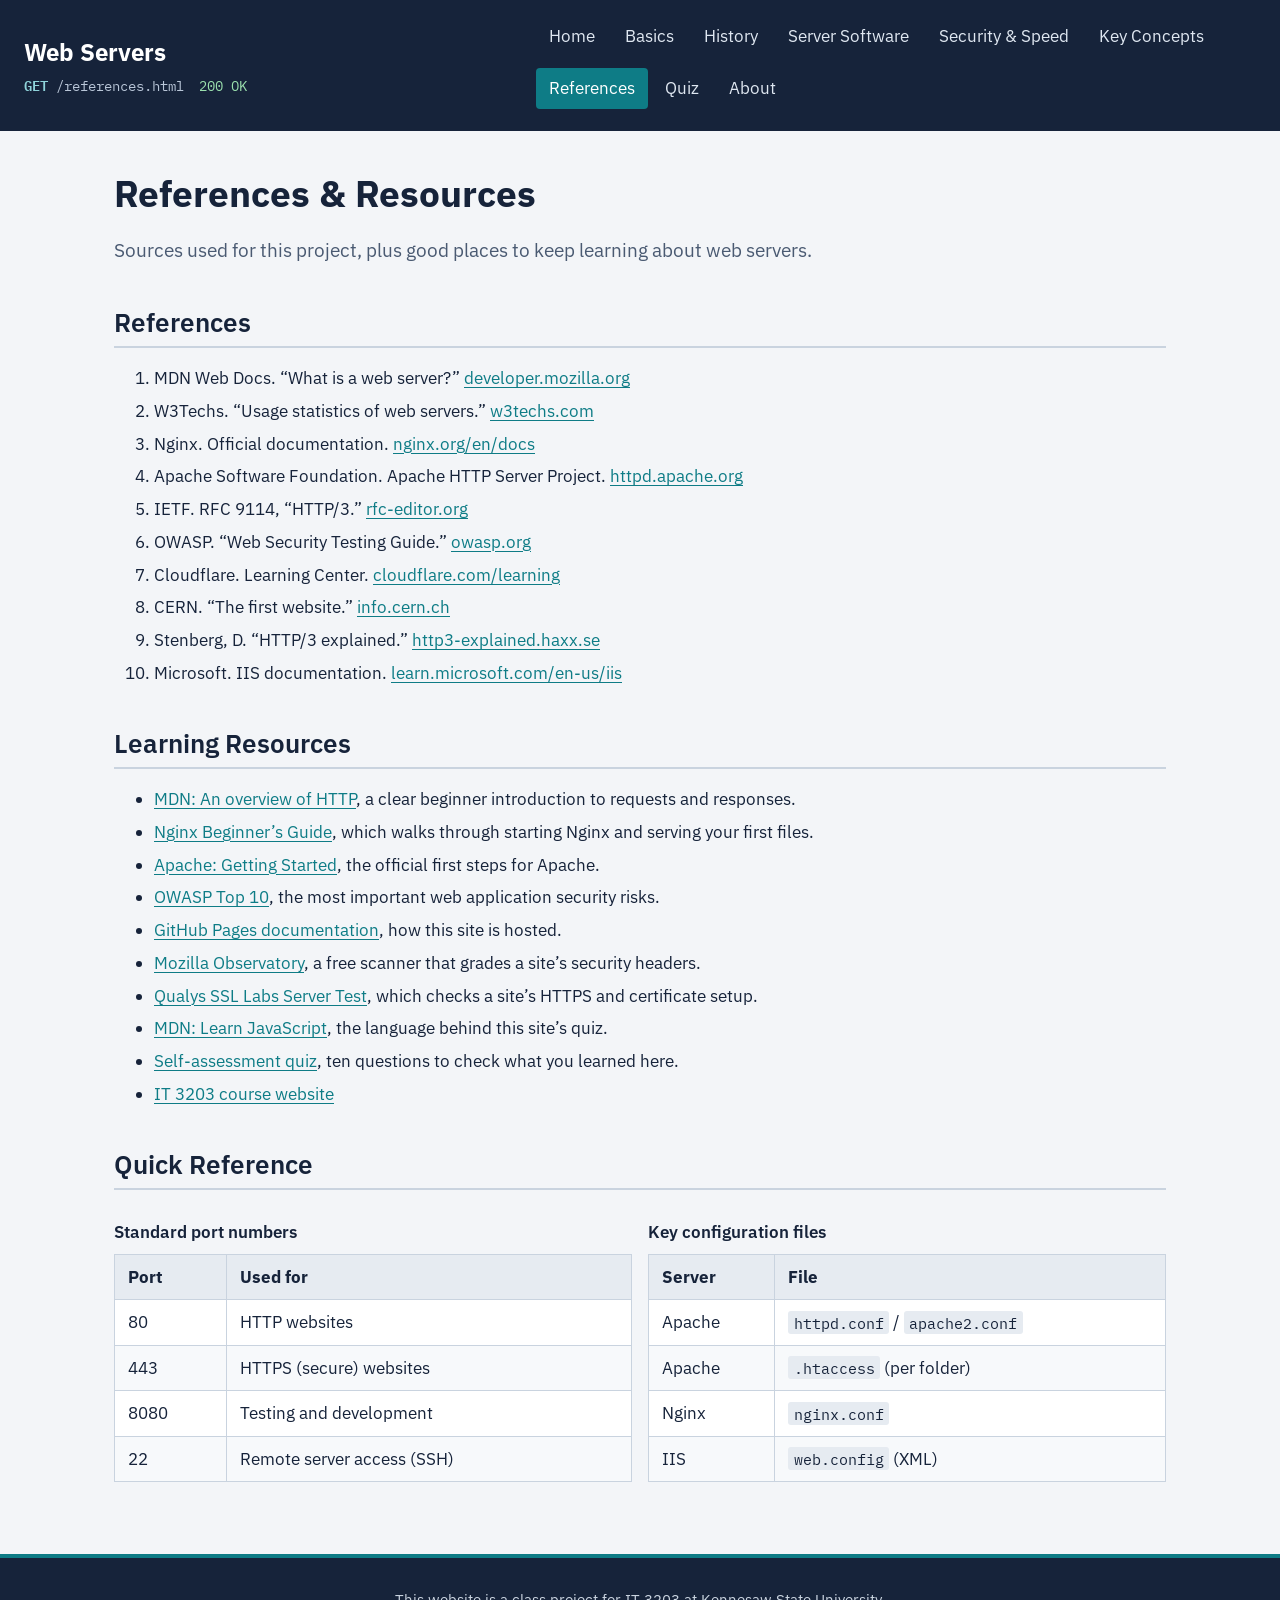
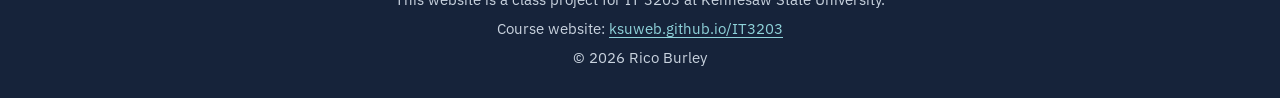
<file: references.html>
<!DOCTYPE html>
<!--
  references.html - References &amp; Resources
  Web Servers class project (IT 3203, Milestones 1&ndash;2) by Rico Burley.
  The header, main menu and footer are the same on every page.
-->
<html lang="en">
<head>
  <meta charset="utf-8">
  <meta name="viewport" content="width=device-width, initial-scale=1">
  <meta name="description" content="References used for the web servers project and resources for learning more.">
  <title>References &amp; Resources | Web Servers</title>
  <!-- IBM Plex font from Google Fonts (falls back to system fonts if it can't load) -->
  <link rel="preconnect" href="https://fonts.googleapis.com">
  <link rel="preconnect" href="https://fonts.gstatic.com" crossorigin>
  <link href="https://fonts.googleapis.com/css2?family=IBM+Plex+Mono:wght@400;600&amp;family=IBM+Plex+Sans:wght@400;600;700&amp;display=swap" rel="stylesheet">
  <!-- The one and only stylesheet for the whole site -->
  <link rel="stylesheet" href="css/styles.css">
</head>
<body>

  <!-- Skip link: lets keyboard users jump past the menu (visible only on focus) -->
  <a class="skip-link" href="#content">Skip to main content</a>

  <!-- ===== Site header: title + main menu (same on every page) ===== -->
  <header id="site-header">
    <div class="brand">
      <a class="site-title" href="index.html">Web Servers</a>
      <!-- Shows the HTTP request a browser would send for this page -->
      <p class="request-line"><span class="method">GET</span> /references.html <span class="status">200 OK</span></p>
    </div>
    <nav id="main-nav" aria-label="Main menu">
      <ul>
        <li><a href="index.html">Home</a></li>
        <li><a href="basics.html">Basics</a></li>
        <li><a href="history.html">History</a></li>
        <li><a href="software.html">Server Software</a></li>
        <li><a href="security.html">Security &amp; Speed</a></li>
        <li><a href="concepts.html">Key Concepts</a></li>
        <li><a href="references.html" class="current" aria-current="page">References</a></li>
        <li><a href="quiz.html">Quiz</a></li>
        <li><a href="about.html">About</a></li>
      </ul>
    </nav>
  </header>

  <!-- ===== Main content for this page ===== -->
  <main id="content">

    <h1>References &amp; Resources</h1>
    <p class="lead">Sources used for this project, plus good places to keep learning about web servers.</p>

    <section>
      <h2>References</h2>
      <ol>
        <li>MDN Web Docs. &ldquo;What is a web server?&rdquo; <a href="https://developer.mozilla.org/en-US/docs/Learn/Common_questions/Web_mechanics/What_is_a_web_server">developer.mozilla.org</a></li>
        <li>W3Techs. &ldquo;Usage statistics of web servers.&rdquo; <a href="https://w3techs.com/technologies/overview/web_server">w3techs.com</a></li>
        <li>Nginx. Official documentation. <a href="https://nginx.org/en/docs/">nginx.org/en/docs</a></li>
        <li>Apache Software Foundation. Apache HTTP Server Project. <a href="https://httpd.apache.org/">httpd.apache.org</a></li>
        <li>IETF. RFC 9114, &ldquo;HTTP/3.&rdquo; <a href="https://www.rfc-editor.org/rfc/rfc9114">rfc-editor.org</a></li>
        <li>OWASP. &ldquo;Web Security Testing Guide.&rdquo; <a href="https://owasp.org/www-project-web-security-testing-guide/">owasp.org</a></li>
        <li>Cloudflare. Learning Center. <a href="https://www.cloudflare.com/learning/">cloudflare.com/learning</a></li>
        <li>CERN. &ldquo;The first website.&rdquo; <a href="http://info.cern.ch/">info.cern.ch</a></li>
        <li>Stenberg, D. &ldquo;HTTP/3 explained.&rdquo; <a href="https://http3-explained.haxx.se/">http3-explained.haxx.se</a></li>
        <li>Microsoft. IIS documentation. <a href="https://learn.microsoft.com/en-us/iis/">learn.microsoft.com/en-us/iis</a></li>
      </ol>
    </section>

    <section>
      <h2>Learning Resources</h2>
      <ul>
        <li><a href="https://developer.mozilla.org/en-US/docs/Web/HTTP/Overview">MDN: An overview of HTTP</a>, a clear beginner introduction to requests and responses.</li>
        <li><a href="https://nginx.org/en/docs/beginners_guide.html">Nginx Beginner&rsquo;s Guide</a>, which walks through starting Nginx and serving your first files.</li>
        <li><a href="https://httpd.apache.org/docs/2.4/getting-started.html">Apache: Getting Started</a>, the official first steps for Apache.</li>
        <li><a href="https://owasp.org/www-project-top-ten/">OWASP Top 10</a>, the most important web application security risks.</li>
        <li><a href="https://docs.github.com/en/pages">GitHub Pages documentation</a>, how this site is hosted.</li>
        <li><a href="https://developer.mozilla.org/en-US/observatory">Mozilla Observatory</a>, a free scanner that grades a site&rsquo;s security headers.</li>
        <li><a href="https://www.ssllabs.com/ssltest/">Qualys SSL Labs Server Test</a>, which checks a site&rsquo;s HTTPS and certificate setup.</li>
        <li><a href="https://developer.mozilla.org/en-US/docs/Learn/JavaScript">MDN: Learn JavaScript</a>, the language behind this site&rsquo;s quiz.</li>
        <li><a href="quiz.html">Self-assessment quiz</a>, ten questions to check what you learned here.</li>
        <li><a href="https://ksuweb.github.io/IT3203/">IT 3203 course website</a></li>
      </ul>
    </section>

    <section>
      <h2>Quick Reference</h2>
      <div class="split">
        <div class="table-wrap">
          <table>
            <caption>Standard port numbers</caption>
            <thead><tr><th scope="col">Port</th><th scope="col">Used for</th></tr></thead>
            <tbody>
              <tr><td>80</td><td>HTTP websites</td></tr>
              <tr><td>443</td><td>HTTPS (secure) websites</td></tr>
              <tr><td>8080</td><td>Testing and development</td></tr>
              <tr><td>22</td><td>Remote server access (SSH)</td></tr>
            </tbody>
          </table>
        </div>
        <div class="table-wrap">
          <table>
            <caption>Key configuration files</caption>
            <thead><tr><th scope="col">Server</th><th scope="col">File</th></tr></thead>
            <tbody>
              <tr><td>Apache</td><td><code>httpd.conf</code> / <code>apache2.conf</code></td></tr>
              <tr><td>Apache</td><td><code>.htaccess</code> (per folder)</td></tr>
              <tr><td>Nginx</td><td><code>nginx.conf</code></td></tr>
              <tr><td>IIS</td><td><code>web.config</code> (XML)</td></tr>
            </tbody>
          </table>
        </div>
      </div>
    </section>
  </main>

  <!-- ===== Footer with the class project note (same on every page) ===== -->
  <footer id="site-footer">
    <p>This website is a class project for IT 3203 at Kennesaw State University.</p>
    <p>Course website: <a href="https://ksuweb.github.io/IT3203/">ksuweb.github.io/IT3203</a></p>
    <p>&copy; 2026 Rico Burley</p>
  </footer>

</body>
</html>
</file>
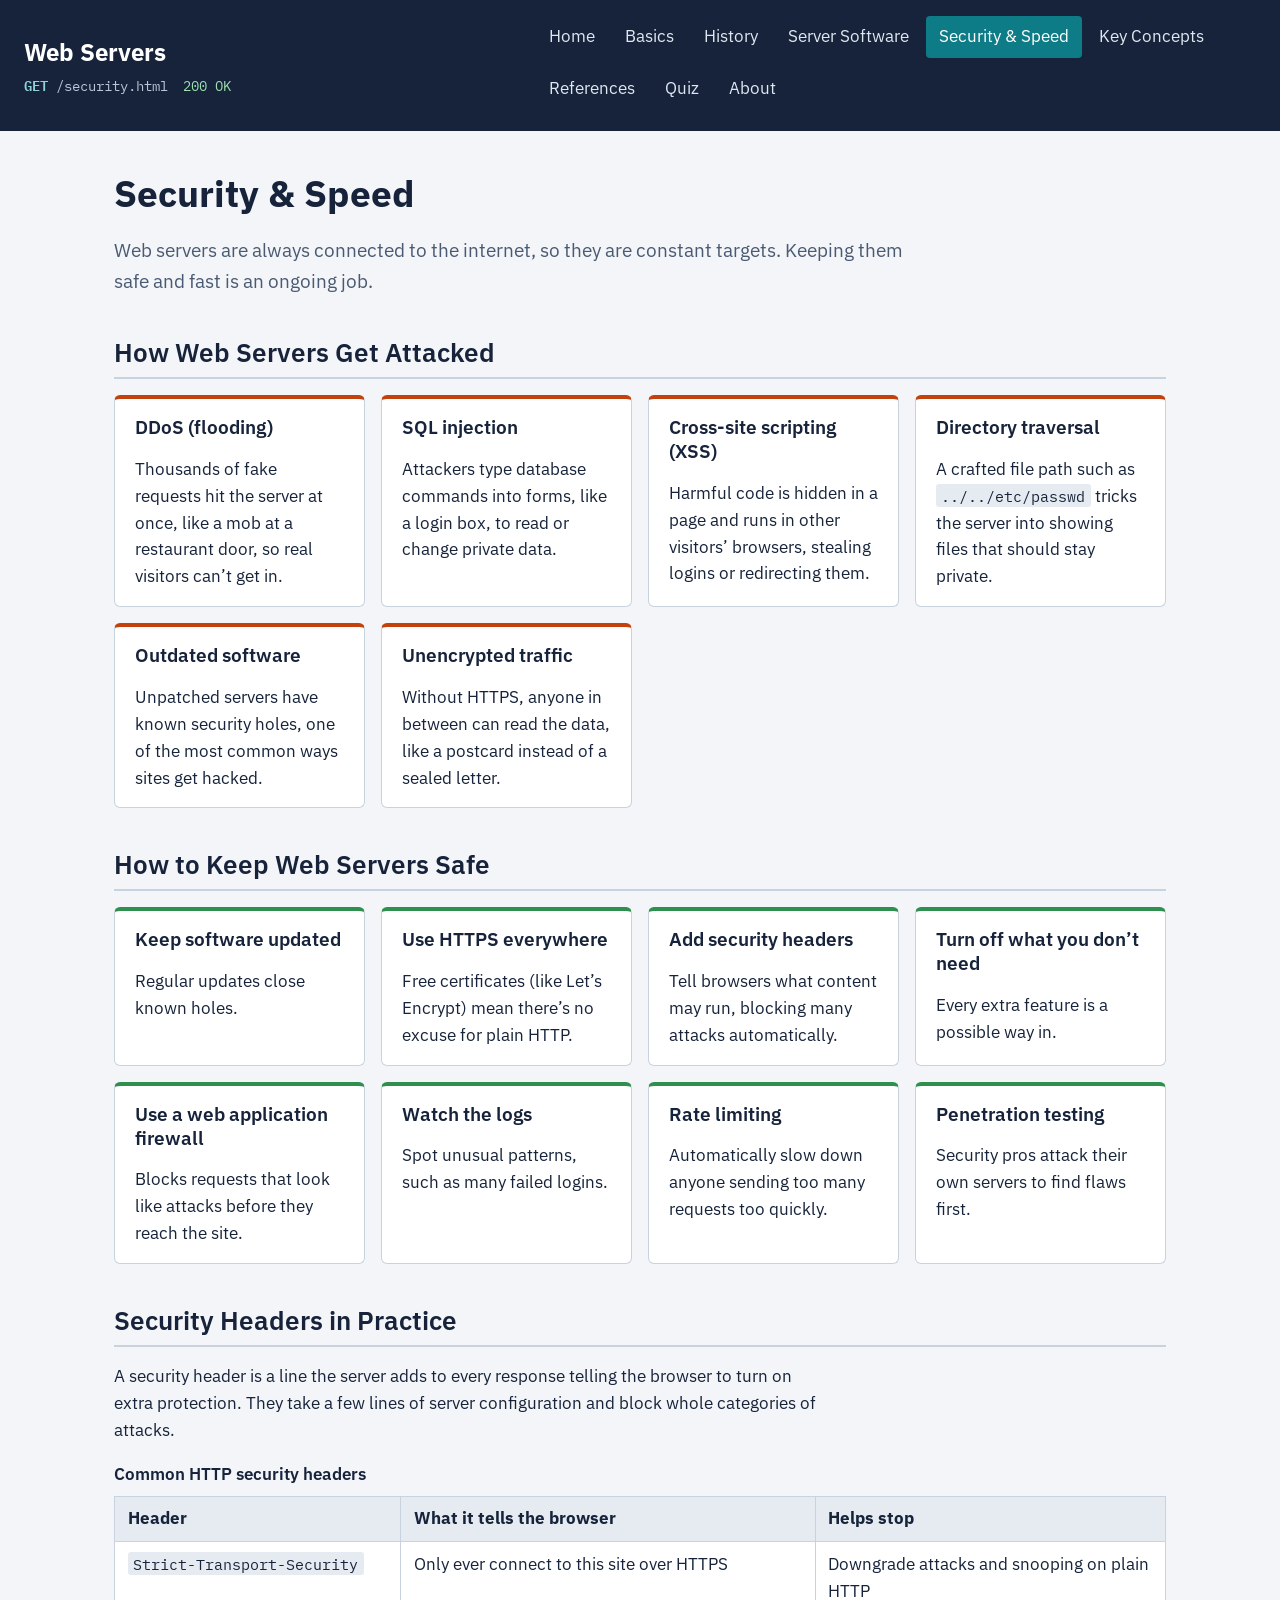
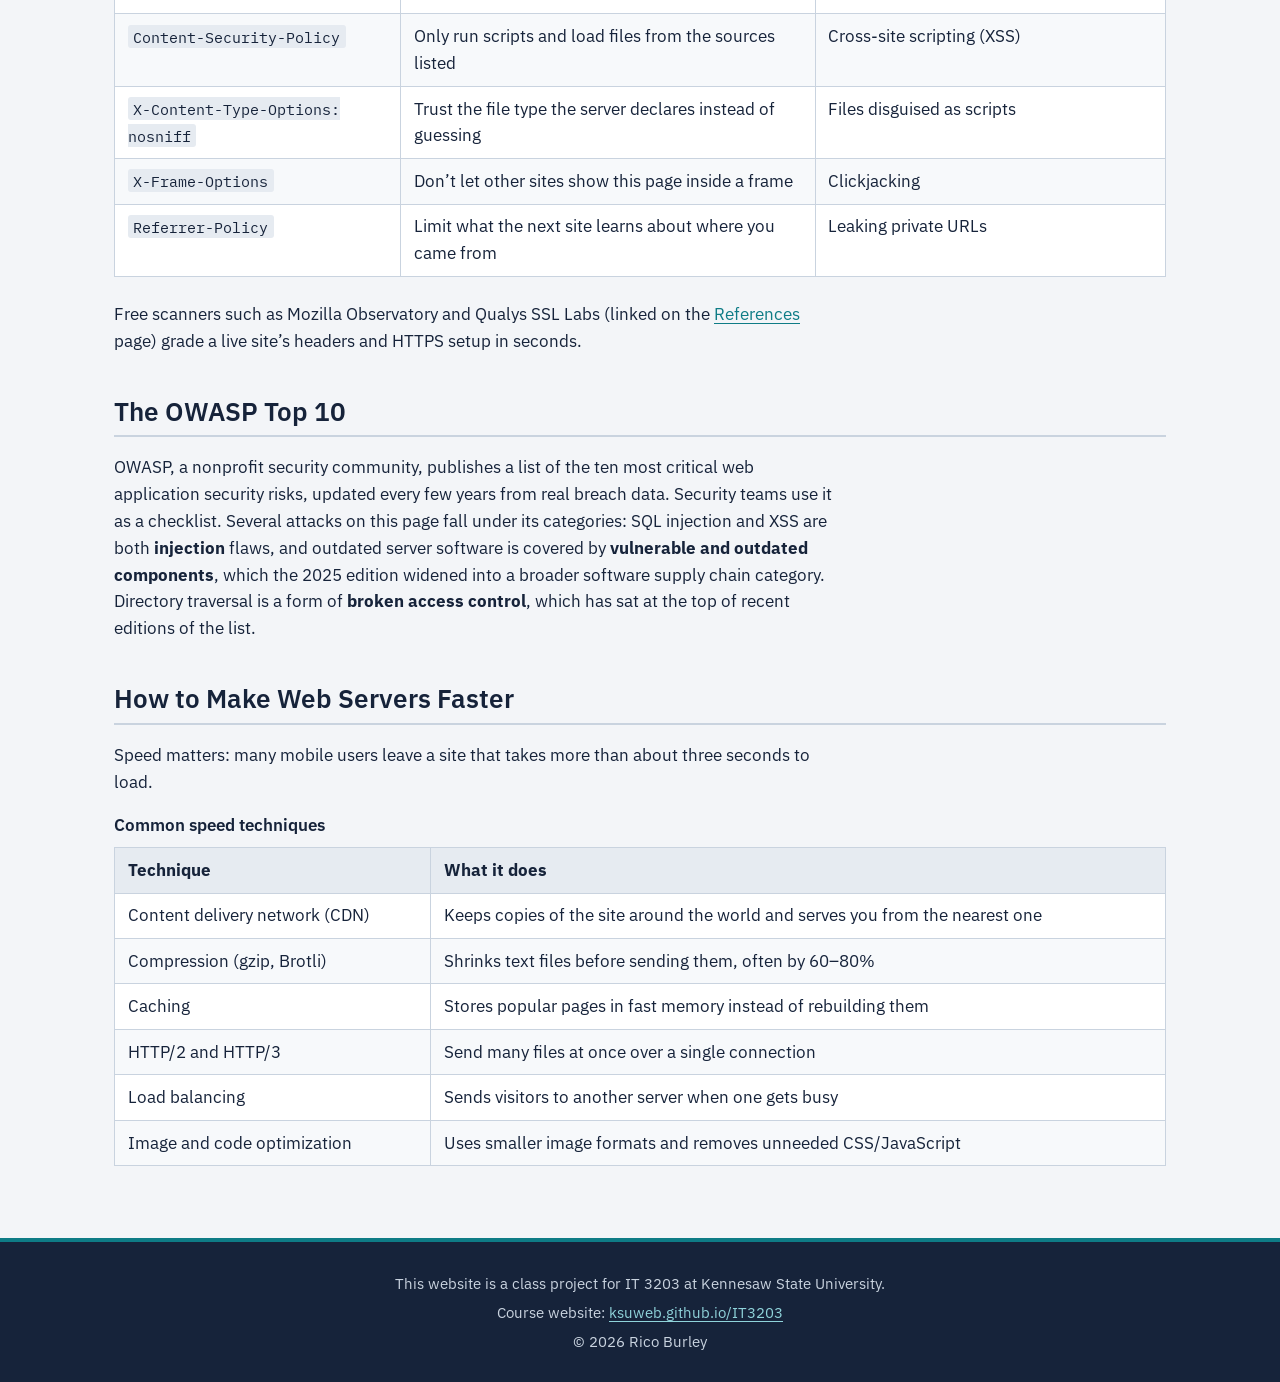
<file: security.html>
<!DOCTYPE html>
<!--
  security.html - Security &amp; Speed
  Web Servers class project (IT 3203, Milestones 1&ndash;2) by Rico Burley.
  The header, main menu and footer are the same on every page.
-->
<html lang="en">
<head>
  <meta charset="utf-8">
  <meta name="viewport" content="width=device-width, initial-scale=1">
  <meta name="description" content="How web servers are attacked, how they are protected, and how they are made faster.">
  <title>Security &amp; Speed | Web Servers</title>
  <!-- IBM Plex font from Google Fonts (falls back to system fonts if it can't load) -->
  <link rel="preconnect" href="https://fonts.googleapis.com">
  <link rel="preconnect" href="https://fonts.gstatic.com" crossorigin>
  <link href="https://fonts.googleapis.com/css2?family=IBM+Plex+Mono:wght@400;600&amp;family=IBM+Plex+Sans:wght@400;600;700&amp;display=swap" rel="stylesheet">
  <!-- The one and only stylesheet for the whole site -->
  <link rel="stylesheet" href="css/styles.css">
</head>
<body>

  <!-- Skip link: lets keyboard users jump past the menu (visible only on focus) -->
  <a class="skip-link" href="#content">Skip to main content</a>

  <!-- ===== Site header: title + main menu (same on every page) ===== -->
  <header id="site-header">
    <div class="brand">
      <a class="site-title" href="index.html">Web Servers</a>
      <!-- Shows the HTTP request a browser would send for this page -->
      <p class="request-line"><span class="method">GET</span> /security.html <span class="status">200 OK</span></p>
    </div>
    <nav id="main-nav" aria-label="Main menu">
      <ul>
        <li><a href="index.html">Home</a></li>
        <li><a href="basics.html">Basics</a></li>
        <li><a href="history.html">History</a></li>
        <li><a href="software.html">Server Software</a></li>
        <li><a href="security.html" class="current" aria-current="page">Security &amp; Speed</a></li>
        <li><a href="concepts.html">Key Concepts</a></li>
        <li><a href="references.html">References</a></li>
        <li><a href="quiz.html">Quiz</a></li>
        <li><a href="about.html">About</a></li>
      </ul>
    </nav>
  </header>

  <!-- ===== Main content for this page ===== -->
  <main id="content">

    <h1>Security &amp; Speed</h1>
    <p class="lead">Web servers are always connected to the internet, so they are constant targets. Keeping them safe and fast is an ongoing job.</p>

    <section>
      <h2>How Web Servers Get Attacked</h2>
      <!-- .card.threat adds an orange top border to each attack -->
      <div class="card-grid">
        <div class="card threat"><h3>DDoS (flooding)</h3><p>Thousands of fake requests hit the server at once, like a mob at a restaurant door, so real visitors can&rsquo;t get in.</p></div>
        <div class="card threat"><h3>SQL injection</h3><p>Attackers type database commands into forms, like a login box, to read or change private data.</p></div>
        <div class="card threat"><h3>Cross-site scripting (XSS)</h3><p>Harmful code is hidden in a page and runs in other visitors&rsquo; browsers, stealing logins or redirecting them.</p></div>
        <div class="card threat"><h3>Directory traversal</h3><p>A crafted file path such as <code>../../etc/passwd</code> tricks the server into showing files that should stay private.</p></div>
        <div class="card threat"><h3>Outdated software</h3><p>Unpatched servers have known security holes, one of the most common ways sites get hacked.</p></div>
        <div class="card threat"><h3>Unencrypted traffic</h3><p>Without HTTPS, anyone in between can read the data, like a postcard instead of a sealed letter.</p></div>
      </div>
    </section>

    <section>
      <h2>How to Keep Web Servers Safe</h2>
      <!-- .card.defense adds a green top border to each defense -->
      <div class="card-grid">
        <div class="card defense"><h3>Keep software updated</h3><p>Regular updates close known holes.</p></div>
        <div class="card defense"><h3>Use HTTPS everywhere</h3><p>Free certificates (like Let&rsquo;s Encrypt) mean there&rsquo;s no excuse for plain HTTP.</p></div>
        <div class="card defense"><h3>Add security headers</h3><p>Tell browsers what content may run, blocking many attacks automatically.</p></div>
        <div class="card defense"><h3>Turn off what you don&rsquo;t need</h3><p>Every extra feature is a possible way in.</p></div>
        <div class="card defense"><h3>Use a web application firewall</h3><p>Blocks requests that look like attacks before they reach the site.</p></div>
        <div class="card defense"><h3>Watch the logs</h3><p>Spot unusual patterns, such as many failed logins.</p></div>
        <div class="card defense"><h3>Rate limiting</h3><p>Automatically slow down anyone sending too many requests too quickly.</p></div>
        <div class="card defense"><h3>Penetration testing</h3><p>Security pros attack their own servers to find flaws first.</p></div>
      </div>
    </section>

    <!-- Milestone 2: the headers behind the "Add security headers" defense -->
    <section>
      <h2>Security Headers in Practice</h2>
      <p>A security header is a line the server adds to every response telling the browser to turn on extra protection. They take a few lines of server configuration and block whole categories of attacks.</p>
      <div class="table-wrap">
        <table>
          <caption>Common HTTP security headers</caption>
          <thead>
            <tr><th scope="col">Header</th><th scope="col">What it tells the browser</th><th scope="col">Helps stop</th></tr>
          </thead>
          <tbody>
            <tr><td><code>Strict-Transport-Security</code></td><td>Only ever connect to this site over HTTPS</td><td>Downgrade attacks and snooping on plain HTTP</td></tr>
            <tr><td><code>Content-Security-Policy</code></td><td>Only run scripts and load files from the sources listed</td><td>Cross-site scripting (XSS)</td></tr>
            <tr><td><code>X-Content-Type-Options: nosniff</code></td><td>Trust the file type the server declares instead of guessing</td><td>Files disguised as scripts</td></tr>
            <tr><td><code>X-Frame-Options</code></td><td>Don&rsquo;t let other sites show this page inside a frame</td><td>Clickjacking</td></tr>
            <tr><td><code>Referrer-Policy</code></td><td>Limit what the next site learns about where you came from</td><td>Leaking private URLs</td></tr>
          </tbody>
        </table>
      </div>
      <p>Free scanners such as Mozilla Observatory and Qualys SSL Labs (linked on the <a href="references.html">References</a> page) grade a live site&rsquo;s headers and HTTPS setup in seconds.</p>
    </section>

    <section>
      <h2>The OWASP Top 10</h2>
      <p>OWASP, a nonprofit security community, publishes a list of the ten most critical web application security risks, updated every few years from real breach data. Security teams use it as a checklist. Several attacks on this page fall under its categories: SQL injection and XSS are both <strong>injection</strong> flaws, and outdated server software is covered by <strong>vulnerable and outdated components</strong>, which the 2025 edition widened into a broader software supply chain category. Directory traversal is a form of <strong>broken access control</strong>, which has sat at the top of recent editions of the list.</p>
    </section>

    <section>
      <h2>How to Make Web Servers Faster</h2>
      <p>Speed matters: many mobile users leave a site that takes more than about three seconds to load.</p>
      <div class="table-wrap">
        <table>
          <caption>Common speed techniques</caption>
          <thead>
            <tr><th scope="col">Technique</th><th scope="col">What it does</th></tr>
          </thead>
          <tbody>
            <tr><td>Content delivery network (CDN)</td><td>Keeps copies of the site around the world and serves you from the nearest one</td></tr>
            <tr><td>Compression (gzip, Brotli)</td><td>Shrinks text files before sending them, often by 60&ndash;80%</td></tr>
            <tr><td>Caching</td><td>Stores popular pages in fast memory instead of rebuilding them</td></tr>
            <tr><td>HTTP/2 and HTTP/3</td><td>Send many files at once over a single connection</td></tr>
            <tr><td>Load balancing</td><td>Sends visitors to another server when one gets busy</td></tr>
            <tr><td>Image and code optimization</td><td>Uses smaller image formats and removes unneeded CSS/JavaScript</td></tr>
          </tbody>
        </table>
      </div>
    </section>
  </main>

  <!-- ===== Footer with the class project note (same on every page) ===== -->
  <footer id="site-footer">
    <p>This website is a class project for IT 3203 at Kennesaw State University.</p>
    <p>Course website: <a href="https://ksuweb.github.io/IT3203/">ksuweb.github.io/IT3203</a></p>
    <p>&copy; 2026 Rico Burley</p>
  </footer>

</body>
</html>
</file>
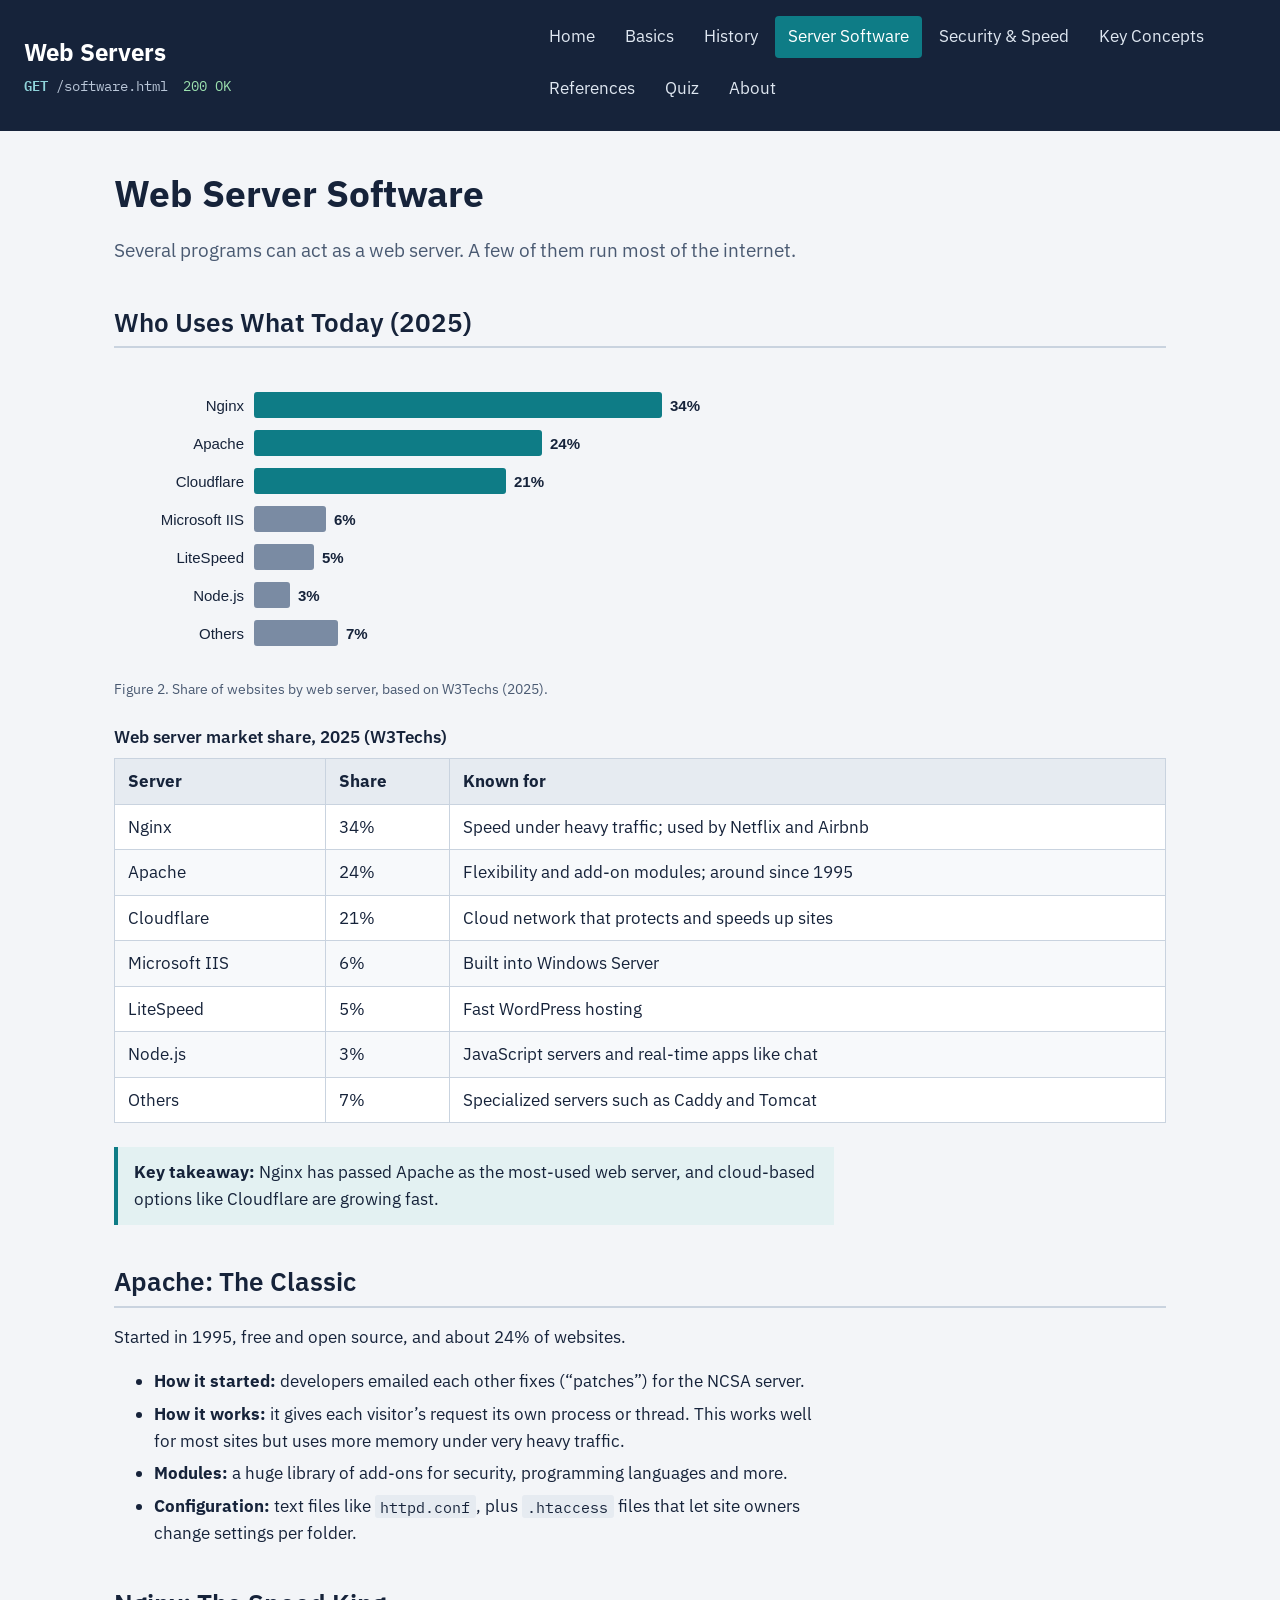
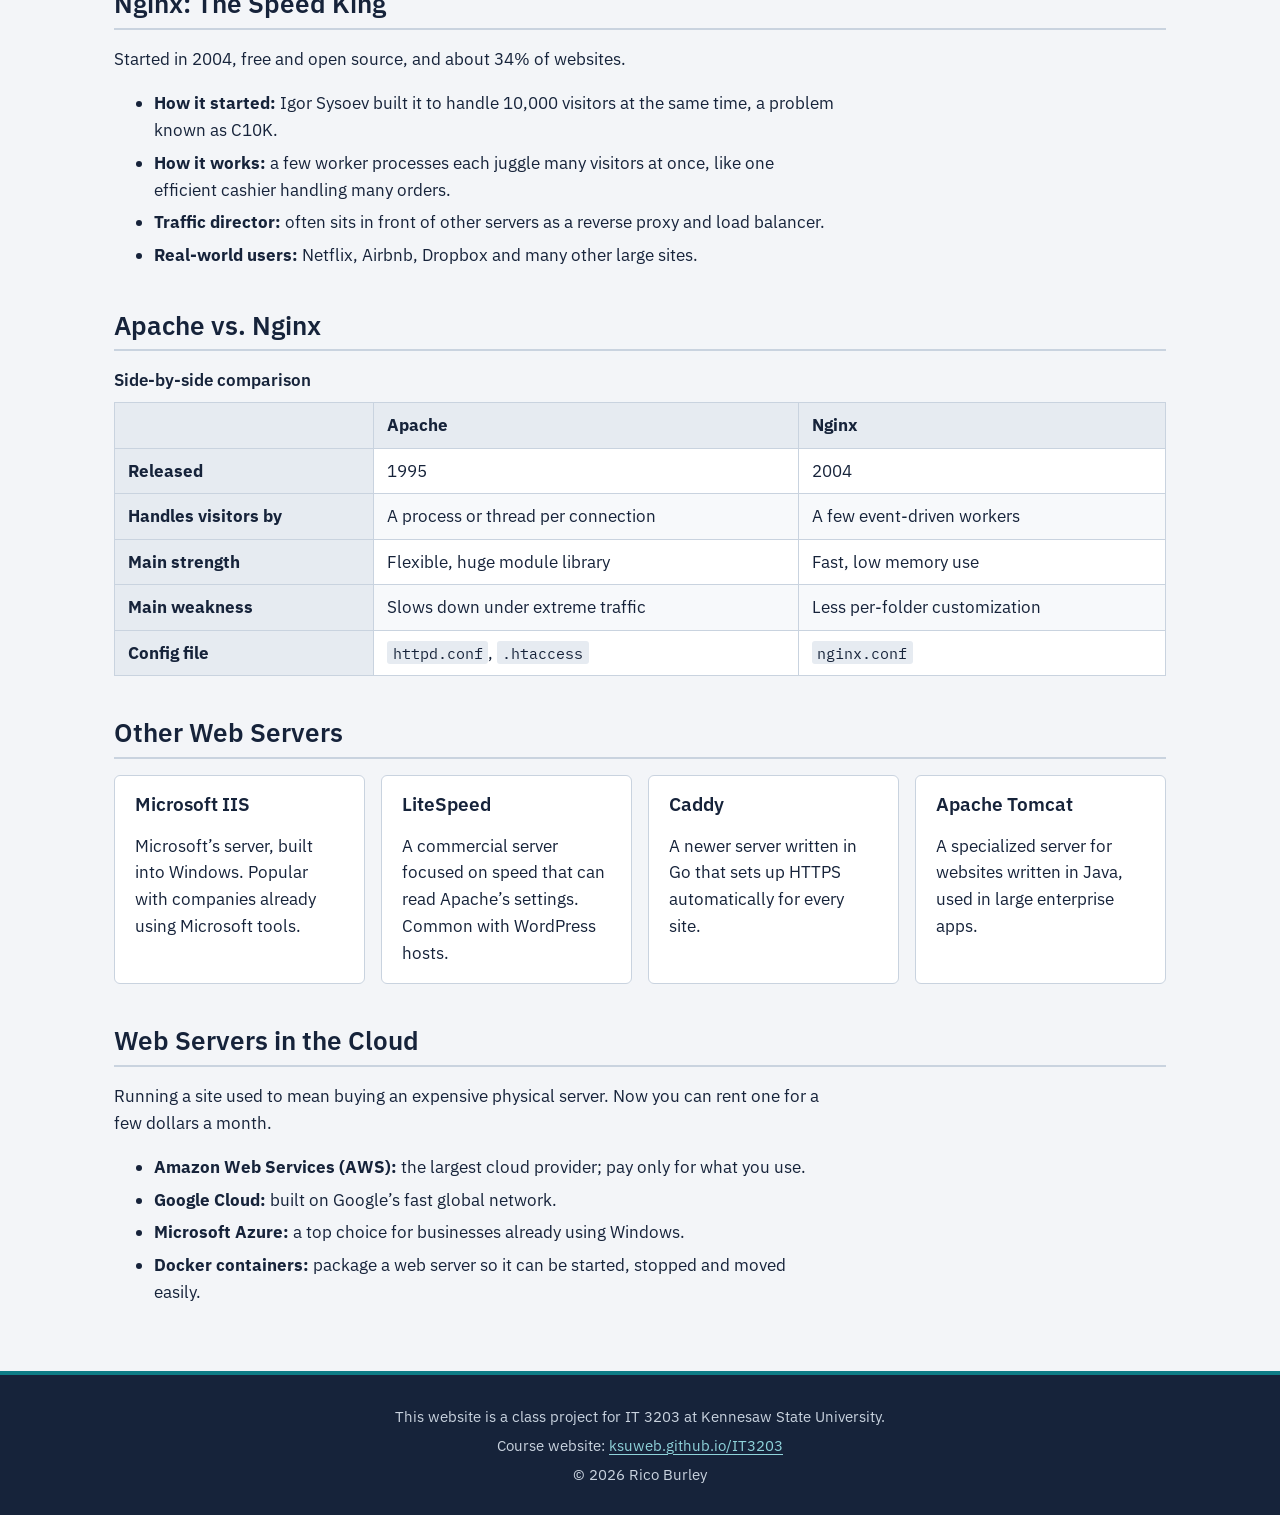
<file: software.html>
<!DOCTYPE html>
<!--
  software.html - Web Server Software
  Web Servers class project (IT 3203, Milestones 1&ndash;2) by Rico Burley.
  The header, main menu and footer are the same on every page.
-->
<html lang="en">
<head>
  <meta charset="utf-8">
  <meta name="viewport" content="width=device-width, initial-scale=1">
  <meta name="description" content="The most popular web server programs: Nginx, Apache, IIS, LiteSpeed and others, and their market share.">
  <title>Web Server Software | Web Servers</title>
  <!-- IBM Plex font from Google Fonts (falls back to system fonts if it can't load) -->
  <link rel="preconnect" href="https://fonts.googleapis.com">
  <link rel="preconnect" href="https://fonts.gstatic.com" crossorigin>
  <link href="https://fonts.googleapis.com/css2?family=IBM+Plex+Mono:wght@400;600&amp;family=IBM+Plex+Sans:wght@400;600;700&amp;display=swap" rel="stylesheet">
  <!-- The one and only stylesheet for the whole site -->
  <link rel="stylesheet" href="css/styles.css">
</head>
<body>

  <!-- Skip link: lets keyboard users jump past the menu (visible only on focus) -->
  <a class="skip-link" href="#content">Skip to main content</a>

  <!-- ===== Site header: title + main menu (same on every page) ===== -->
  <header id="site-header">
    <div class="brand">
      <a class="site-title" href="index.html">Web Servers</a>
      <!-- Shows the HTTP request a browser would send for this page -->
      <p class="request-line"><span class="method">GET</span> /software.html <span class="status">200 OK</span></p>
    </div>
    <nav id="main-nav" aria-label="Main menu">
      <ul>
        <li><a href="index.html">Home</a></li>
        <li><a href="basics.html">Basics</a></li>
        <li><a href="history.html">History</a></li>
        <li><a href="software.html" class="current" aria-current="page">Server Software</a></li>
        <li><a href="security.html">Security &amp; Speed</a></li>
        <li><a href="concepts.html">Key Concepts</a></li>
        <li><a href="references.html">References</a></li>
        <li><a href="quiz.html">Quiz</a></li>
        <li><a href="about.html">About</a></li>
      </ul>
    </nav>
  </header>

  <!-- ===== Main content for this page ===== -->
  <main id="content">

    <h1>Web Server Software</h1>
    <p class="lead">Several programs can act as a web server. A few of them run most of the internet.</p>

    <section>
      <h2>Who Uses What Today (2025)</h2>
      <figure>
        <img src="images/market-share.svg" alt="Bar chart of web server market share: Nginx 34%, Apache 24%, Cloudflare 21%, IIS 6%, LiteSpeed 5%, Node.js 3%, others 7%" width="620" height="290">
        <figcaption>Figure 2. Share of websites by web server, based on W3Techs (2025).</figcaption>
      </figure>
      <div class="table-wrap">
        <table>
          <caption>Web server market share, 2025 (W3Techs)</caption>
          <thead>
            <tr><th scope="col">Server</th><th scope="col">Share</th><th scope="col">Known for</th></tr>
          </thead>
          <tbody>
            <tr><td>Nginx</td><td>34%</td><td>Speed under heavy traffic; used by Netflix and Airbnb</td></tr>
            <tr><td>Apache</td><td>24%</td><td>Flexibility and add-on modules; around since 1995</td></tr>
            <tr><td>Cloudflare</td><td>21%</td><td>Cloud network that protects and speeds up sites</td></tr>
            <tr><td>Microsoft IIS</td><td>6%</td><td>Built into Windows Server</td></tr>
            <tr><td>LiteSpeed</td><td>5%</td><td>Fast WordPress hosting</td></tr>
            <tr><td>Node.js</td><td>3%</td><td>JavaScript servers and real-time apps like chat</td></tr>
            <tr><td>Others</td><td>7%</td><td>Specialized servers such as Caddy and Tomcat</td></tr>
          </tbody>
        </table>
      </div>
      <p class="note"><strong>Key takeaway:</strong> Nginx has passed Apache as the most-used web server, and cloud-based options like Cloudflare are growing fast.</p>
    </section>

    <section>
      <h2>Apache: The Classic</h2>
      <p>Started in 1995, free and open source, and about 24% of websites.</p>
      <ul>
        <li><strong>How it started:</strong> developers emailed each other fixes (&ldquo;patches&rdquo;) for the NCSA server.</li>
        <li><strong>How it works:</strong> it gives each visitor&rsquo;s request its own process or thread. This works well for most sites but uses more memory under very heavy traffic.</li>
        <li><strong>Modules:</strong> a huge library of add-ons for security, programming languages and more.</li>
        <li><strong>Configuration:</strong> text files like <code>httpd.conf</code>, plus <code>.htaccess</code> files that let site owners change settings per folder.</li>
      </ul>
    </section>

    <section>
      <h2>Nginx: The Speed King</h2>
      <p>Started in 2004, free and open source, and about 34% of websites.</p>
      <ul>
        <li><strong>How it started:</strong> Igor Sysoev built it to handle 10,000 visitors at the same time, a problem known as C10K.</li>
        <li><strong>How it works:</strong> a few worker processes each juggle many visitors at once, like one efficient cashier handling many orders.</li>
        <li><strong>Traffic director:</strong> often sits in front of other servers as a reverse proxy and load balancer.</li>
        <li><strong>Real-world users:</strong> Netflix, Airbnb, Dropbox and many other large sites.</li>
      </ul>
    </section>

    <section>
      <h2>Apache vs. Nginx</h2>
      <div class="table-wrap">
        <table>
          <caption>Side-by-side comparison</caption>
          <thead>
            <tr><th scope="col"></th><th scope="col">Apache</th><th scope="col">Nginx</th></tr>
          </thead>
          <tbody>
            <tr><th scope="row">Released</th><td>1995</td><td>2004</td></tr>
            <tr><th scope="row">Handles visitors by</th><td>A process or thread per connection</td><td>A few event-driven workers</td></tr>
            <tr><th scope="row">Main strength</th><td>Flexible, huge module library</td><td>Fast, low memory use</td></tr>
            <tr><th scope="row">Main weakness</th><td>Slows down under extreme traffic</td><td>Less per-folder customization</td></tr>
            <tr><th scope="row">Config file</th><td><code>httpd.conf</code>, <code>.htaccess</code></td><td><code>nginx.conf</code></td></tr>
          </tbody>
        </table>
      </div>
    </section>

    <section>
      <h2>Other Web Servers</h2>
      <div class="card-grid">
        <div class="card"><h3>Microsoft IIS</h3><p>Microsoft&rsquo;s server, built into Windows. Popular with companies already using Microsoft tools.</p></div>
        <div class="card"><h3>LiteSpeed</h3><p>A commercial server focused on speed that can read Apache&rsquo;s settings. Common with WordPress hosts.</p></div>
        <div class="card"><h3>Caddy</h3><p>A newer server written in Go that sets up HTTPS automatically for every site.</p></div>
        <div class="card"><h3>Apache Tomcat</h3><p>A specialized server for websites written in Java, used in large enterprise apps.</p></div>
      </div>
    </section>

    <section>
      <h2>Web Servers in the Cloud</h2>
      <p>Running a site used to mean buying an expensive physical server. Now you can rent one for a few dollars a month.</p>
      <ul>
        <li><strong>Amazon Web Services (AWS):</strong> the largest cloud provider; pay only for what you use.</li>
        <li><strong>Google Cloud:</strong> built on Google&rsquo;s fast global network.</li>
        <li><strong>Microsoft Azure:</strong> a top choice for businesses already using Windows.</li>
        <li><strong>Docker containers:</strong> package a web server so it can be started, stopped and moved easily.</li>
      </ul>
    </section>
  </main>

  <!-- ===== Footer with the class project note (same on every page) ===== -->
  <footer id="site-footer">
    <p>This website is a class project for IT 3203 at Kennesaw State University.</p>
    <p>Course website: <a href="https://ksuweb.github.io/IT3203/">ksuweb.github.io/IT3203</a></p>
    <p>&copy; 2026 Rico Burley</p>
  </footer>

</body>
</html>
</file>
<file: css/styles.css>
/* ==========================================================================
   styles.css  -  the ONE stylesheet shared by every page of the site
   Project: Web Servers (IT 3203 Milestones 1-2)  |  Author: Rico Burley

   Selector types demonstrated in this file (requirement 3a):
     1. Element (type) selectors ..... body, h1, table, a
     2. Class selectors .............. .card, .split, .request-line
     3. ID selectors ................. #site-header, #main-nav, #site-footer
     4. Descendant / child selectors . #main-nav a, .card h3
     5. Pseudo-class selectors ....... a:hover, tr:nth-child(even)

   Layout (requirement 3b): Flexbox for the header and menu,
   CSS Grid for the card layouts and two-column comparisons.

   Milestone 2 additions: shared helpers (section 7), form and quiz
   controls (section 8), and quiz results (section 9). The small-screen
   rules are kept together at the very end of the file.
   ========================================================================== */


/* ---------- 1. Color and font variables ----------
   Defined once on :root so every rule below can reuse them.
   The colors borrow from server "status lights": teal for links,
   green for success (200 OK) and orange for errors (404). */
:root {
  --ink: #16233a;          /* main text color (dark navy) */
  --ink-soft: #4a5a72;     /* secondary text */
  --paper: #f3f5f8;        /* page background (cool light grey) */
  --panel: #ffffff;        /* background of cards and tables */
  --line: #c9d3df;         /* border color */
  --accent: #0e7c86;       /* links and highlights (teal) */
  --accent-dark: #095a61;  /* link hover color */
  --ok: #2f8f4e;           /* "200 OK" green */
  --warn: #c2410c;         /* "404 / attack" orange */
  --ok-soft: #e6f4ea;      /* light green background for correct answers */
  --warn-soft: #fdeee6;    /* light orange background for wrong answers */
  --code-bg: #e6ebf1;      /* background for code, table headers */
  --radius: 6px;           /* one corner radius for panels and controls */

  --font-body: "IBM Plex Sans", "Segoe UI", Roboto, Arial, sans-serif;
  --font-code: "IBM Plex Mono", Consolas, "Courier New", monospace;
}


/* ---------- 2. Element (type) selectors: base page styles ---------- */

/* Box-sizing makes padding part of an element's width, so layouts don't overflow */
*,
*::before,
*::after {
  box-sizing: border-box;
}

body {
  margin: 0;
  background-color: var(--paper);
  color: var(--ink);
  font-family: var(--font-body);   /* font settings requirement */
  font-size: 1.05rem;
  line-height: 1.6;
}

h1,
h2,
h3 {
  line-height: 1.25;
  margin: 1.6em 0 0.5em;
}

h1 {
  font-size: 2.3rem;
  font-weight: 700;
  margin-top: 0.4em;
}

h2 {
  font-size: 1.6rem;
  font-weight: 600;
  /* A thin rule under each section heading separates topics */
  padding-bottom: 0.3em;
  border-bottom: 2px solid var(--line);
}

h3 {
  font-size: 1.2rem;
  font-weight: 600;
}

p,
ul,
ol {
  max-width: 72ch;   /* keeps lines a comfortable reading length */
}

li {
  margin-bottom: 0.35em;
}

img {
  max-width: 100%;   /* images shrink on small screens */
  height: auto;
}

code {
  font-family: var(--font-code);
  font-size: 0.92em;
  background-color: var(--code-bg);
  padding: 0.1em 0.35em;
  border-radius: 3px;
}

/* Links: color plus a hover effect (requirement 3c) */
a {
  color: var(--accent);
  text-decoration-thickness: 1px;
  text-underline-offset: 3px;
}

a:hover,
a:focus {
  color: var(--accent-dark);
  text-decoration-thickness: 2px;
}

/* Visible outline for keyboard users (links, buttons and form controls) */
a:focus-visible,
button:focus-visible,
input:focus-visible,
select:focus-visible,
[tabindex="-1"]:focus-visible {
  outline: 2px solid var(--accent);
  outline-offset: 2px;
}


/* ---------- 3. ID selectors: header, menu, main, footer ---------- */

#site-header {
  background-color: var(--ink);
  color: #ffffff;
  padding: 1rem 1.5rem;
  /* Flexbox puts the site title on the left and the menu on the right,
     and wraps the menu under the title on narrow screens */
  display: flex;
  flex-wrap: wrap;
  align-items: center;
  justify-content: space-between;
  gap: 0.75rem 2rem;
}

#site-header .site-title {
  color: #ffffff;
  font-size: 1.5rem;
  font-weight: 700;
  text-decoration: none;
}

/* The "request line" under the title shows which page the
   browser asked the server for, e.g.  GET /history.html  200 OK */
.request-line {
  margin: 0.15rem 0 0;
  font-family: var(--font-code);
  font-size: 0.85rem;
  color: #b9c6d8;
}

.request-line .method {
  color: #8fd3da;
  font-weight: 600;
}

.request-line .status {
  color: #9be0ae;
  margin-left: 0.5em;
}

/* Main menu: a list laid out in a row with flexbox */
#main-nav ul {
  list-style: none;
  margin: 0;
  padding: 0;
  display: flex;
  flex-wrap: wrap;
  gap: 0.25rem;
}

/* Descendant selector: only links inside the main menu */
#main-nav a {
  display: block;
  padding: 0.4rem 0.75rem;
  color: #dfe7f1;
  text-decoration: none;
  border: 1px solid transparent;
  border-radius: 4px;
}

/* Menu hover effect: light border and background appear */
#main-nav a:hover,
#main-nav a:focus {
  background-color: rgba(255, 255, 255, 0.1);
  border-color: #8fd3da;
  color: #ffffff;
}

/* The page you are currently on is marked in the menu */
#main-nav a.current {
  background-color: var(--accent);
  color: #ffffff;
}

#content {
  max-width: 1100px;
  margin: 0 auto;
  padding: 1.5rem 1.5rem 3rem;
}

#site-footer {
  border-top: 4px solid var(--accent);
  background-color: var(--ink);
  color: #c9d3df;
  padding: 1.5rem;
  text-align: center;
  font-size: 0.95rem;
}

#site-footer p {
  margin: 0.3rem auto;
}

#site-footer a {
  color: #8fd3da;
}

#site-footer a:hover {
  color: #ffffff;
}


/* ---------- 4. Class selectors: reusable components ---------- */

/* Short intro paragraph at the top of each page */
.lead {
  font-size: 1.2rem;
  color: var(--ink-soft);
}

/* Homepage hero: text on the left, illustration on the right (CSS Grid) */
.hero {
  display: grid;
  grid-template-columns: 3fr 2fr;
  gap: 2rem;
  align-items: center;
}

.byline {
  color: var(--ink-soft);
  margin-top: 0;
}

/* Card grid: as many columns as fit, each at least 240px wide */
.card-grid {
  display: grid;
  grid-template-columns: repeat(auto-fit, minmax(240px, 1fr));
  gap: 1rem;
  margin: 1rem 0 1.5rem;
  padding: 0;
  list-style: none;
  max-width: none;   /* overrides the 72ch limit set on ul/ol above */
}

.card {
  background-color: var(--panel);
  border: 1px solid var(--line);
  border-radius: 6px;
  padding: 1rem 1.25rem;
}

/* Child selectors: tighten the spacing of headings inside cards */
.card h3 {
  margin-top: 0;
}

.card p:last-child {
  margin-bottom: 0;
}

/* Cards that describe attacks get an orange top border */
.card.threat {
  border-top: 4px solid var(--warn);
}

/* Cards that describe defenses get a green top border */
.card.defense {
  border-top: 4px solid var(--ok);
}

/* Two equal columns, used for "Hardware vs. Software" style comparisons */
.split {
  display: grid;
  grid-template-columns: 1fr 1fr;
  gap: 1rem;
}

/* Key terms on the homepage shown as small tags in a wrapping row */
.term-list {
  display: flex;
  flex-wrap: wrap;
  gap: 0.5rem;
  list-style: none;
  padding: 0;
  max-width: none;
}

.term-list li {
  margin: 0;
}

.term-list a {
  display: inline-block;
  padding: 0.3rem 0.7rem;
  border: 1px solid var(--accent);
  border-radius: 999px;
  text-decoration: none;
  background-color: var(--panel);
}

.term-list a:hover {
  background-color: var(--accent);
  color: #ffffff;
}

/* An analogy or side note set off from the main text */
.note {
  border-left: 4px solid var(--accent);
  background-color: #e3f1f2;
  padding: 0.75rem 1rem;
  margin: 1rem 0;
  max-width: 72ch;
}

/* Timeline (History page): years down a vertical line */
.timeline {
  list-style: none;
  padding-left: 0;
  border-left: 3px solid var(--line);
  margin-left: 0.5rem;
}

.timeline li {
  position: relative;
  padding: 0 0 1rem 1.5rem;
}

/* Small dot on the line next to each event */
.timeline li::before {
  content: "";
  position: absolute;
  left: -0.5rem;
  top: 0.45rem;
  width: 0.8rem;
  height: 0.8rem;
  border-radius: 50%;
  background-color: var(--accent);
}

.timeline .year {
  font-family: var(--font-code);
  font-weight: 600;
  color: var(--accent-dark);
}

/* Figures with a caption under the image */
figure {
  margin: 1.5rem 0;
}

figcaption {
  font-size: 0.9rem;
  color: var(--ink-soft);
  margin-top: 0.4rem;
}

/* Profile photo placeholder / image on the About page */
.profile {
  display: grid;
  grid-template-columns: 180px 1fr;
  gap: 1.5rem;
  align-items: start;
}

.profile img {
  border: 3px solid var(--accent);
  border-radius: 50%;
}


/* ---------- 5. Tables ---------- */

/* Wrapper lets wide tables scroll sideways on phones */
.table-wrap {
  overflow-x: auto;
  margin: 1rem 0 1.5rem;
}

table {
  border-collapse: collapse;
  min-width: 100%;
  background-color: var(--panel);
}

caption {
  text-align: left;
  font-weight: 600;
  padding-bottom: 0.5rem;
}

th,
td {
  border: 1px solid var(--line);
  padding: 0.55rem 0.8rem;
  text-align: left;
  vertical-align: top;
}

th {
  background-color: var(--code-bg);
}

/* Pseudo-class selector: stripe every other row for readability */
tbody tr:nth-child(even) {
  background-color: #f7f9fb;
}

/* Status code colors */
.code-ok {
  color: var(--ok);
  font-weight: 600;
}

.code-bad {
  color: var(--warn);
  font-weight: 600;
}


/* ---------- 6. Code samples ----------
   A raw HTTP request and response on the Basics page */
pre {
  background-color: var(--ink);
  color: #dfe7f1;
  font-family: var(--font-code);
  font-size: 0.9rem;
  line-height: 1.5;
  padding: 1rem 1.25rem;
  border-radius: var(--radius);
  overflow-x: auto;          /* long lines scroll instead of breaking the layout */
  max-width: 72ch;
}

pre code {
  background: none;          /* undo the inline-code background inside <pre> */
  padding: 0;
  color: inherit;
}

.split pre {
  max-width: none;
  margin: 0;
}


/* ---------- 7. Shared helpers (Milestone 2) ---------- */

/* Hidden on screen but still read by screen readers */
.visually-hidden {
  position: absolute;
  width: 1px;
  height: 1px;
  overflow: hidden;
  clip: rect(0 0 0 0);
  white-space: nowrap;
}

/* "Skip to main content" link: off screen until a keyboard user tabs to it */
.skip-link {
  position: absolute;
  left: 1rem;
  top: -3rem;
  z-index: 10;
  background-color: var(--panel);
  color: var(--ink);
  padding: 0.5rem 0.9rem;
  border-radius: var(--radius);
}

.skip-link:focus {
  top: 1rem;
}


/* ---------- 8. Forms and the quiz (Milestone 2) ---------- */

/* Buttons: one base style plus primary (filled) and secondary (outlined) */
.btn {
  font: inherit;
  font-weight: 600;
  padding: 0.6rem 1.2rem;
  border-radius: var(--radius);
  border: 2px solid var(--accent);
  cursor: pointer;
}

.btn-primary {
  background-color: var(--accent);
  color: #ffffff;
}

.btn-primary:hover {
  background-color: var(--accent-dark);
  border-color: var(--accent-dark);
}

.btn-secondary {
  background-color: var(--panel);
  color: var(--accent-dark);
}

.btn-secondary:hover {
  background-color: #e3f1f2;
}

.btn:disabled {
  opacity: 0.45;
  cursor: not-allowed;
}

/* Timer bar: sticks to the top of the window while the user scrolls
   through the questions, styled like the dark site header */
.quiz-bar {
  position: sticky;
  top: 0;
  z-index: 5;
  display: flex;
  flex-wrap: wrap;
  align-items: center;
  gap: 0.5rem 1.5rem;
  background-color: var(--ink);
  color: #dfe7f1;
  padding: 0.6rem 1rem;
  border-radius: var(--radius);
  margin: 1.5rem 0 1rem;
}

.timer {
  margin: 0;
  font-family: var(--font-code);
  font-size: 1.6rem;
  font-weight: 600;
  color: #9be0ae;                  /* same green as "200 OK" in the header */
  font-variant-numeric: tabular-nums;   /* digits don't jump as they change */
}

/* Last minute: the timer turns orange */
.timer.timer-low {
  color: #fdba8c;
}

.quiz-progress {
  margin: 0;
  flex: 1;
  color: #b9c6d8;
}

/* The outer fieldset just groups the questions; remove its default border */
.quiz-questions {
  border: 0;
  margin: 0;
  padding: 0;
  min-width: 0;
}

/* Before Start is pressed, the questions are visible but faded */
.quiz-questions:disabled .question {
  opacity: 0.55;
}

/* One question card */
.question {
  background-color: var(--panel);
  border: 1px solid var(--line);
  border-left: 4px solid var(--line);
  border-radius: var(--radius);
  padding: 1rem 1.25rem 0.5rem;
  margin: 0 0 1rem;
  min-width: 0;
}

.question legend {
  float: left;             /* lets the legend sit inside the card like a heading */
  width: 100%;
  font-weight: 600;
  font-size: 1.08rem;
  margin-bottom: 0.6rem;
}

.question legend + * {
  clear: left;
}

/* Question number in a small circle */
.q-num {
  display: inline-grid;
  place-items: center;
  width: 1.8rem;
  height: 1.8rem;
  margin-right: 0.5rem;
  border-radius: 50%;
  background-color: var(--ink);
  color: #ffffff;
  font-family: var(--font-code);
  font-size: 0.9rem;
}

.q-hint {
  font-weight: 400;
  color: var(--ink-soft);
}

.q-text {
  margin-top: 0;
}

/* Fill-in-the-blank box: looks like an underlined gap in the sentence */
.blank {
  font: inherit;
  font-family: var(--font-code);
  width: auto;
  padding: 0.1rem 0.4rem;
  margin: 0 0.2rem;
  border: 0;
  border-bottom: 2px solid var(--accent);
  background-color: #eef6f7;
  color: var(--ink);
  text-align: center;
}

.blank:focus {
  background-color: #dbeff1;
}

/* Drop-down list */
.select {
  font: inherit;
  padding: 0.45rem 0.7rem;
  border: 1px solid var(--line);
  border-radius: var(--radius);
  background-color: var(--panel);
  color: var(--ink);
  min-width: 14rem;
}

/* Radio and checkbox options: the whole row is clickable */
.choices {
  display: grid;
  gap: 0.4rem;
  max-width: 60ch;
}

.choice {
  display: flex;
  align-items: center;
  gap: 0.6rem;
  padding: 0.5rem 0.75rem;
  border: 1px solid var(--line);
  border-radius: var(--radius);
  cursor: pointer;
}

.choice:hover {
  border-color: var(--accent);
  background-color: #f2f8f9;
}

/* :has() highlights the option the user picked (supported in all current browsers) */
.choice:has(input:checked) {
  border-color: var(--accent);
  background-color: #e3f1f2;
}

/* Tints radios and checkboxes with the site's teal */
.choice input {
  accent-color: var(--accent);
  width: 1.1rem;
  height: 1.1rem;
  margin: 0;
}

/* Feedback line under each question, filled in after grading */
.q-feedback {
  min-height: 1.4em;
  margin: 0.6rem 0 0.4rem;
  font-weight: 600;
}

/* After grading: green for correct, orange for wrong */
.question.is-correct {
  border-left-color: var(--ok);
  background-color: var(--ok-soft);
}

.question.is-correct .q-feedback {
  color: var(--ok);
}

.question.is-wrong {
  border-left-color: var(--warn);
  background-color: var(--warn-soft);
}

.question.is-wrong .q-feedback {
  color: var(--warn);
}

/* The correct options are outlined in green...
   (.question prefix gives these more weight than the :has() rule above) */
.question .choice.is-answer {
  border: 2px solid var(--ok);
  background-color: #ffffff;
}

/* ...and a wrong option the user picked is crossed out in orange */
.question .choice.is-wrong-pick {
  border: 2px solid var(--warn);
  background-color: #ffffff;
  text-decoration: line-through;
  text-decoration-color: var(--warn);
}

/* Graded questions are disabled, so keep them fully visible */
.quiz-questions:disabled .question.is-correct,
.quiz-questions:disabled .question.is-wrong {
  opacity: 1;
}

.quiz-actions {
  display: flex;
  flex-wrap: wrap;
  gap: 0.75rem;
  margin-top: 1.5rem;
}

.quiz-footnote {
  color: var(--ink-soft);
  font-size: 0.95rem;
  margin-top: 1.5rem;
}


/* ---------- 9. Quiz results (Milestone 2) ---------- */

.results {
  background-color: var(--panel);
  border: 1px solid var(--line);
  border-top: 6px solid var(--line);
  border-radius: var(--radius);
  padding: 1.25rem 1.5rem 0.5rem;
  margin: 1.5rem 0;
  scroll-margin-top: 1rem;
}

/* Pass = green, fail = orange, used on the top border and the verdict */
.results.is-pass {
  border-top-color: var(--ok);
}

.results.is-fail {
  border-top-color: var(--warn);
}

.results-verdict {
  margin: 0;
  font-size: 2rem;
  font-weight: 700;
  line-height: 1.2;
}

.results.is-pass .results-verdict,
.results.is-pass #result-score {
  color: var(--ok);
}

.results.is-fail .results-verdict,
.results.is-fail #result-score {
  color: var(--warn);
}

/* Score, correct count and time in a row */
.results-stats {
  display: flex;
  flex-wrap: wrap;
  gap: 0.75rem 2.5rem;
  margin: 0.75rem 0;
}

.results-stats dt {
  color: var(--ink-soft);
  font-size: 0.9rem;
}

.results-stats dd {
  margin: 0;
  font-family: var(--font-code);
  font-size: 1.35rem;
  font-weight: 600;
}

.results-note {
  margin-top: 0;
}

/* Correct / Incorrect labels in the results table */
.chip {
  display: inline-block;
  padding: 0.1rem 0.55rem;
  border-radius: 999px;
  font-size: 0.85rem;
  font-weight: 600;
  color: #ffffff;
  white-space: nowrap;
}

.chip-ok {
  background-color: var(--ok);
}

.chip-bad {
  background-color: var(--warn);
}

.results-table td:last-child {
  font-family: var(--font-code);
  white-space: nowrap;
}

/* Override the striped rows so the result colors stay clear */
.results-table tbody tr.row-wrong {
  background-color: var(--warn-soft);
}

.results-table tbody tr.row-correct {
  background-color: #ffffff;
}


/* ---------- 10. Small screens ----------
   Under 700px wide, two-column layouts become one column. */
@media (max-width: 700px) {
  h1 {
    font-size: 1.8rem;
  }

  .hero,
  .split,
  .profile {
    grid-template-columns: 1fr;
  }

  .profile img {
    width: 140px;
  }

  .quiz-bar {
    border-radius: 0;
    margin-left: -1.5rem;     /* bar runs edge to edge on phones */
    margin-right: -1.5rem;
  }

  .question {
    padding: 0.9rem 1rem 0.4rem;
  }

  .select {
    min-width: 0;
    width: 100%;
  }
}

/* Respect users who turn off animations in their system settings */
@media (prefers-reduced-motion: reduce) {
  html {
    scroll-behavior: auto;
  }
}
</file>
